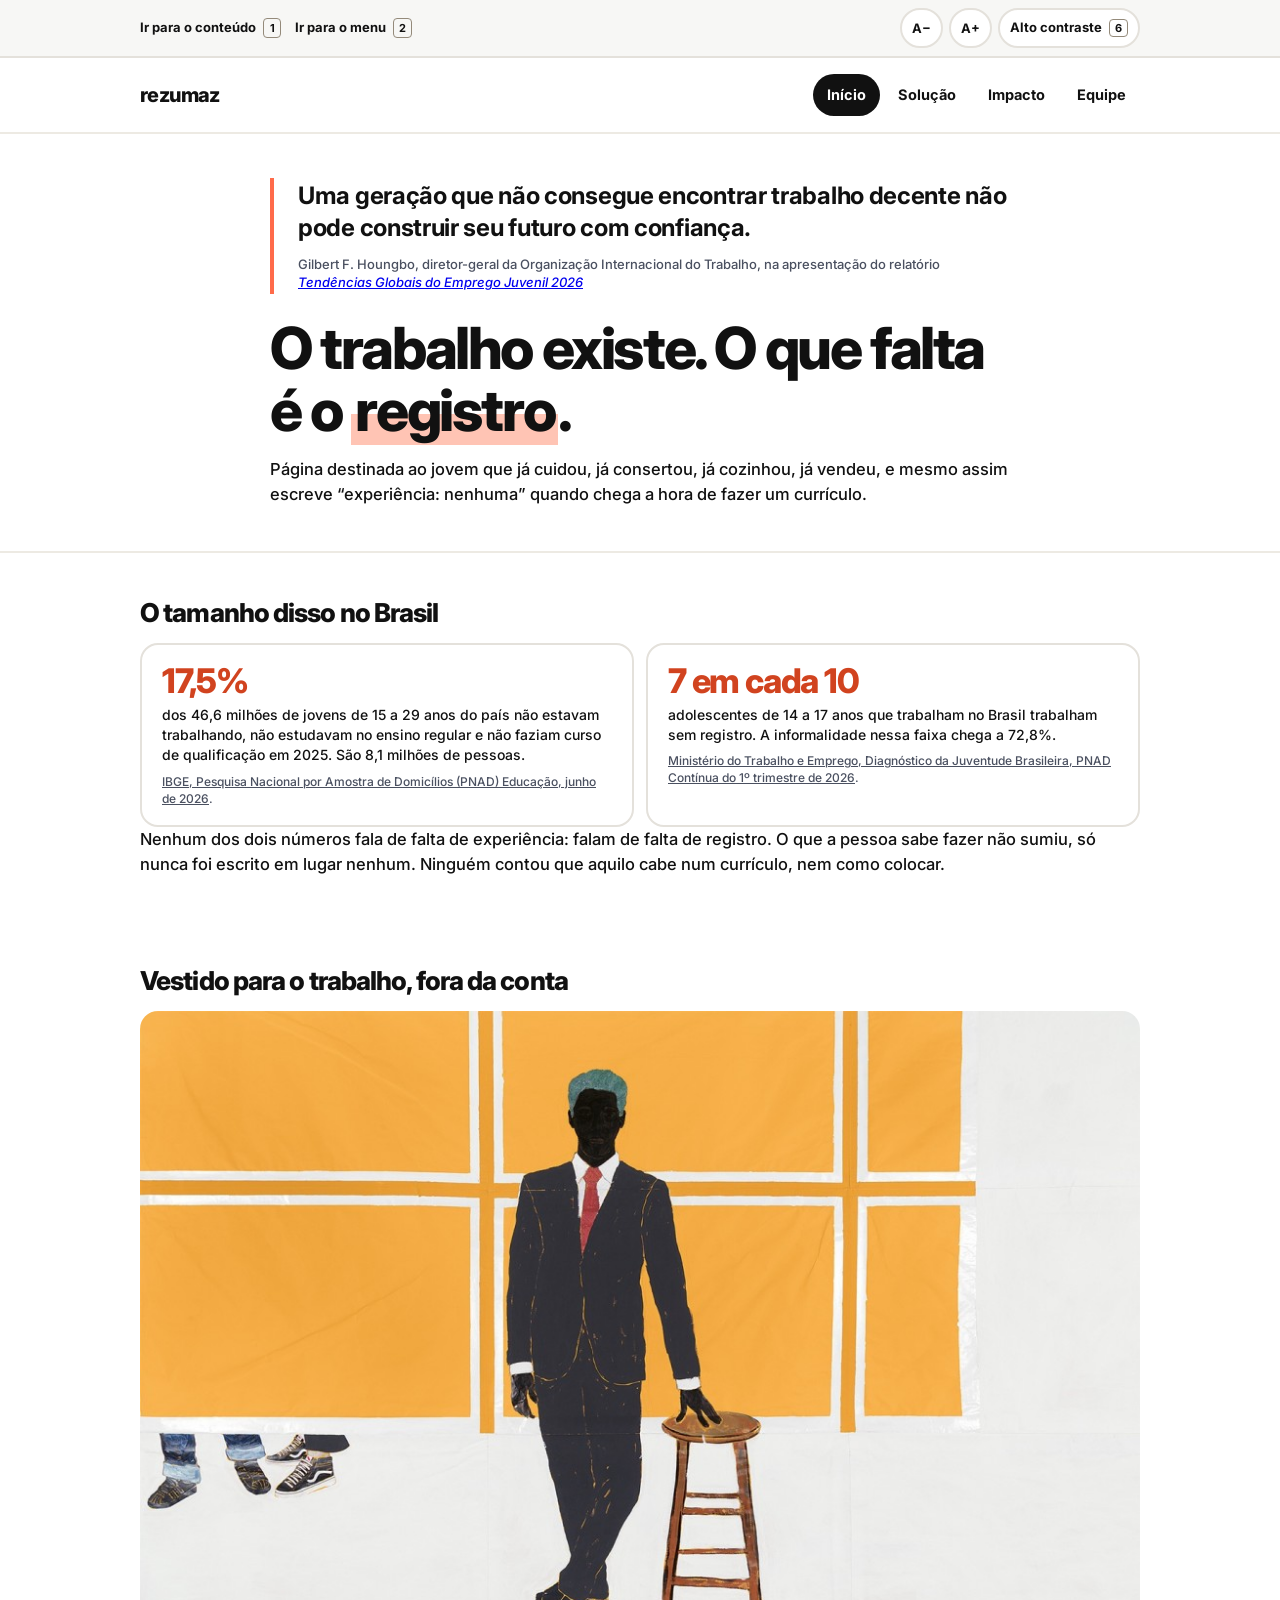
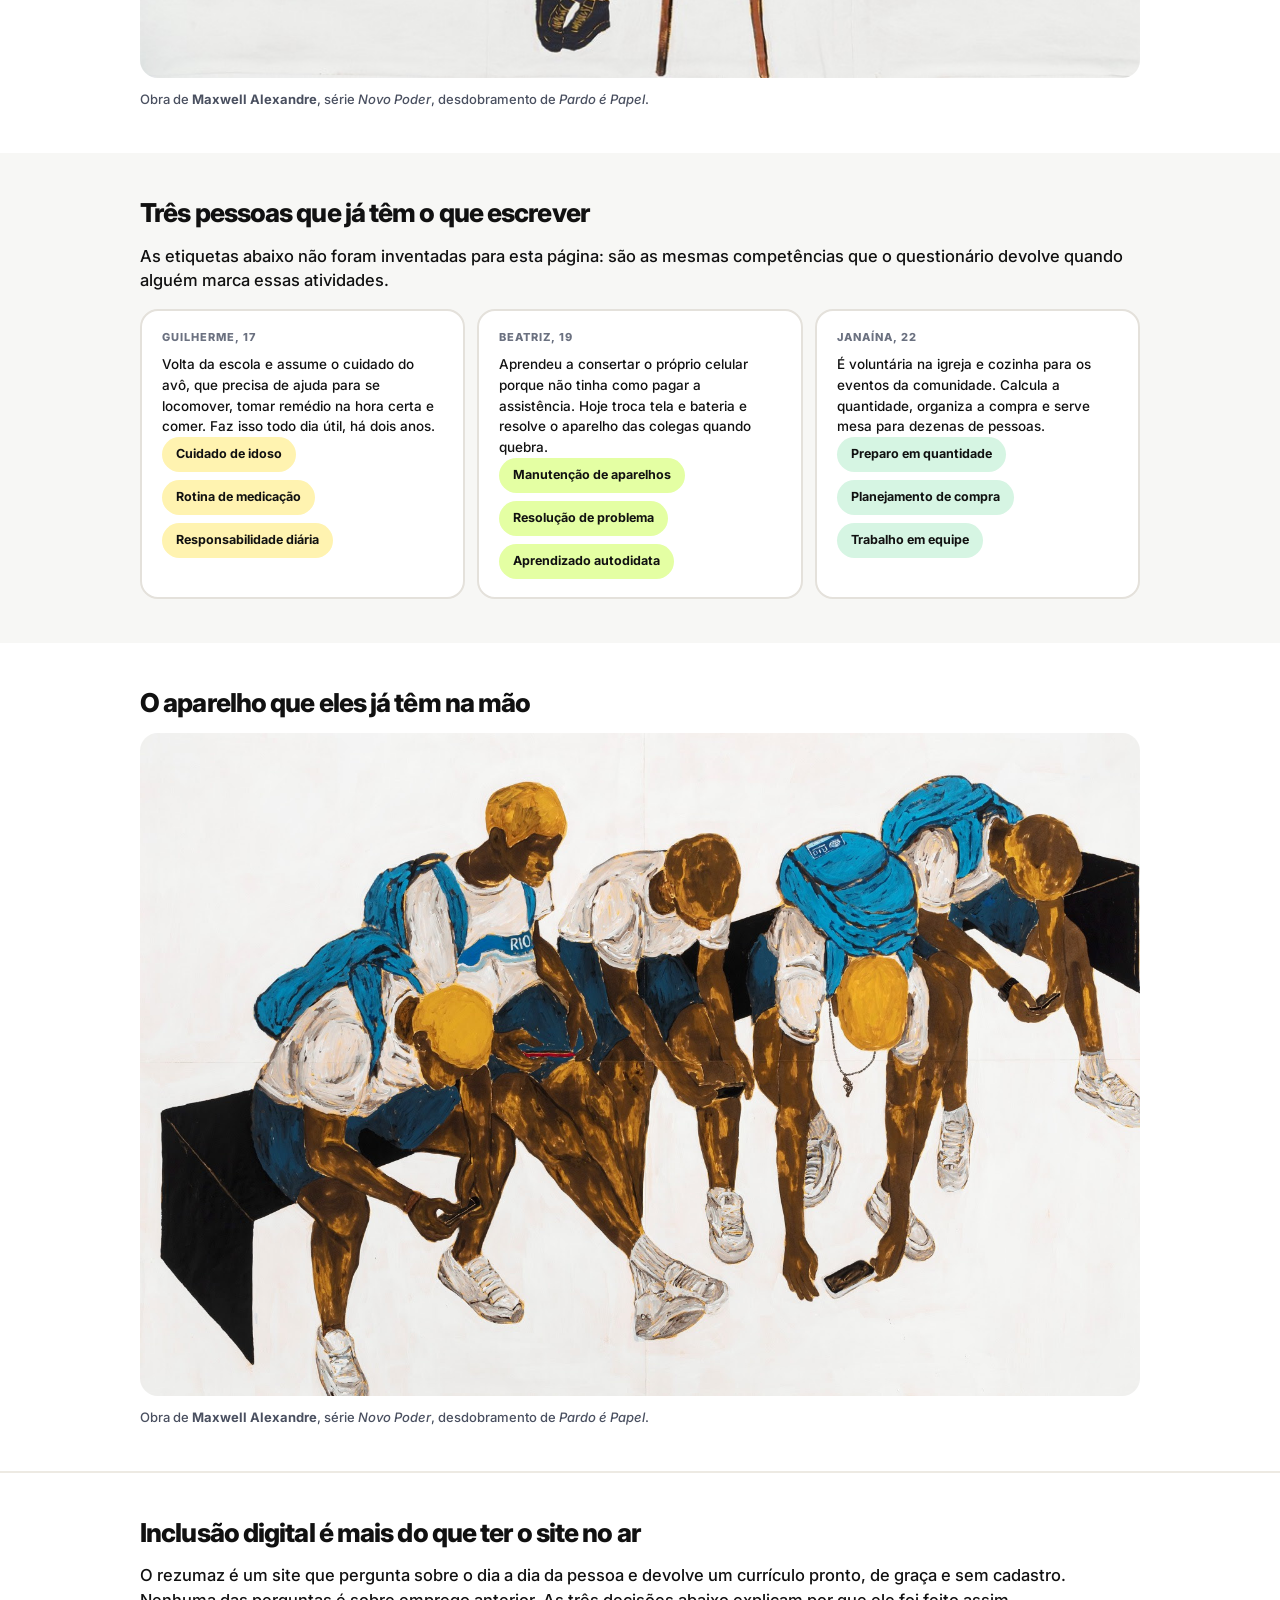
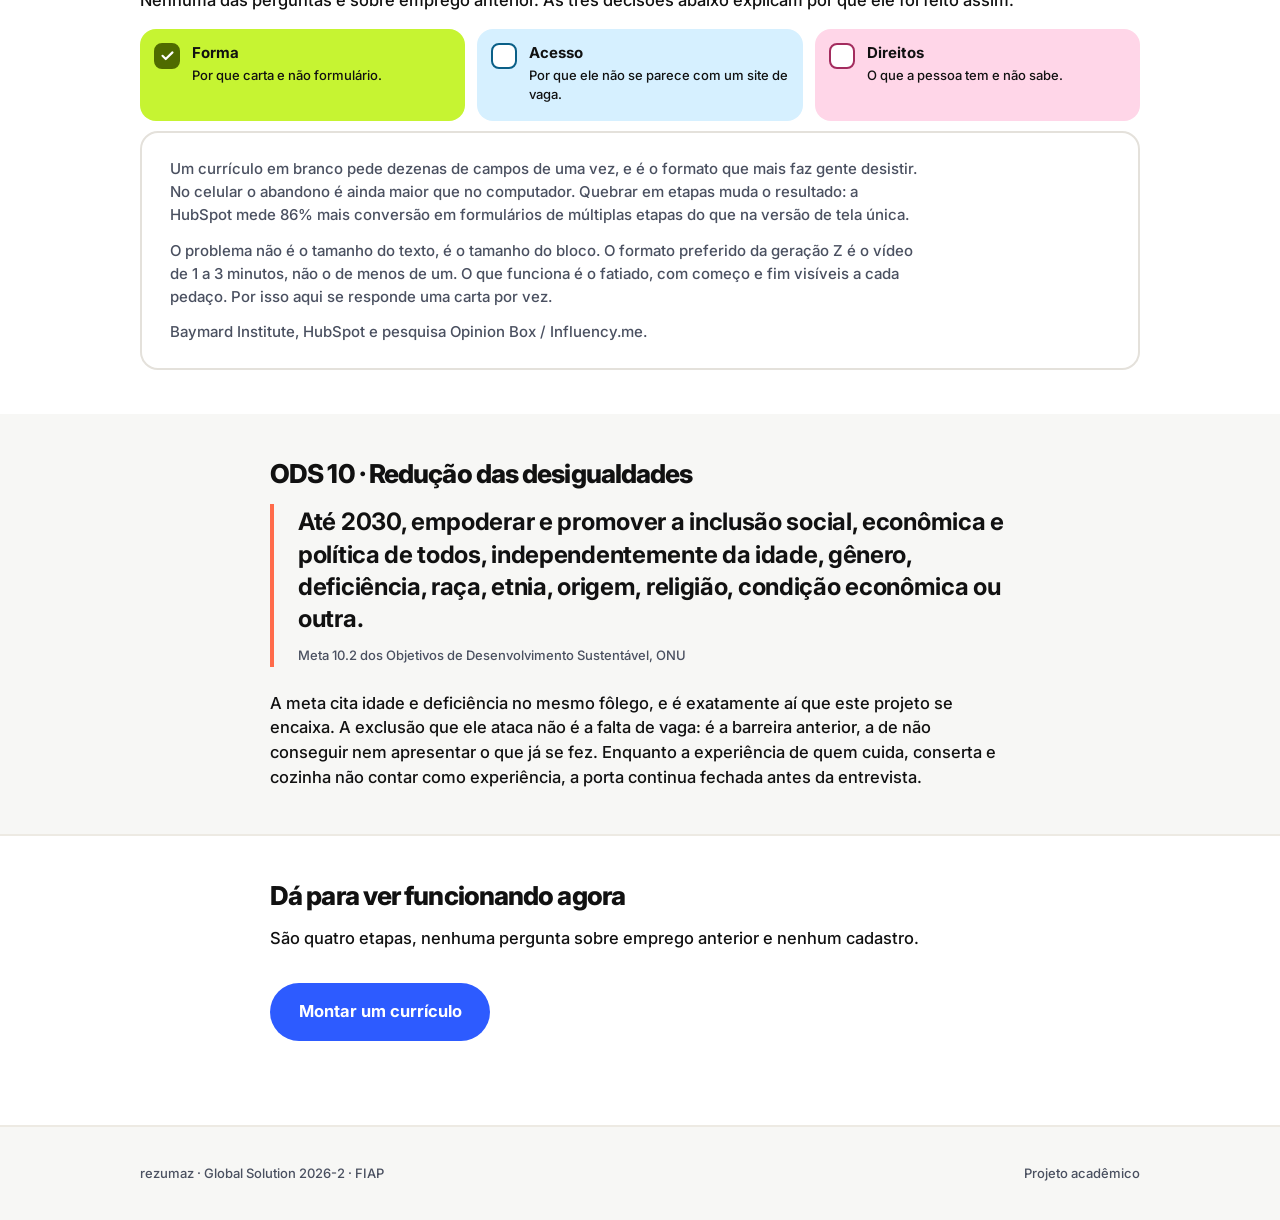
<file: index.html>
<!DOCTYPE html>
<html lang="pt-BR">
<head>
  <meta charset="UTF-8">
  <meta name="viewport" content="width=device-width, initial-scale=1.0">
  <meta name="description" content="rezumaz: projeto da Global Solution 2026-2 sobre o primeiro emprego de quem nunca teve carteira assinada.">
  <title>rezumaz · o problema do primeiro emprego</title>
  <link rel="preconnect" href="https://fonts.googleapis.com">
  <link rel="preconnect" href="https://fonts.gstatic.com" crossorigin>
  <link rel="stylesheet" href="https://fonts.googleapis.com/css2?family=Inter:wght@500;700;800&display=swap">
  <link rel="stylesheet" href="css/estilos.css">
</head>
<body>
  <div class="barra-acesso">
    <div class="conteudo barra-acesso__linha">
      <nav class="barra-acesso__atalhos" aria-label="Atalhos de acessibilidade">
        <a class="barra-acesso__link" href="#conteudo" accesskey="1">
          Ir para o conteúdo <span class="barra-acesso__tecla" aria-hidden="true">1</span>
        </a>
        <a class="barra-acesso__link" href="#menu" accesskey="2">
          Ir para o menu <span class="barra-acesso__tecla" aria-hidden="true">2</span>
        </a>
      </nav>

      <div class="controles-acesso">
        <button class="controles-acesso__botao" type="button" id="fonte-menor"
                aria-label="Diminuir o tamanho da letra">A&minus;</button>
        <button class="controles-acesso__botao" type="button" id="fonte-maior"
                aria-label="Aumentar o tamanho da letra">A+</button>
        <button class="controles-acesso__botao" type="button" id="alto-contraste"
                accesskey="6" aria-pressed="false">
          Alto contraste <span class="barra-acesso__tecla" aria-hidden="true">6</span>
        </button>
      </div>
    </div>
  </div>


  <header class="cabecalho">
    <div class="conteudo cabecalho__linha">
      <a class="marca" href="index.html">rezumaz</a>
      <nav class="menu" id="menu" aria-label="Menu principal">
        <ul class="menu__lista">
          <li><a class="menu__link menu__link--ativo" href="index.html" aria-current="page">Início</a></li>
          <li><a class="menu__link" href="solucao.html">Solução</a></li>
          <li><a class="menu__link" href="impacto.html">Impacto</a></li>
          <li><a class="menu__link" href="equipe.html">Equipe</a></li>
        </ul>
      </nav>
    </div>
  </header>

  <main id="conteudo">

    <!-- ===== ABERTURA ===== -->
    <section class="faixa" aria-labelledby="titulo-pagina">
      <div class="conteudo conteudo--estreito">
        <blockquote class="citacao">
          <p class="citacao__texto">
            Uma geração que não consegue encontrar trabalho decente não pode
            construir seu futuro com confiança.
          </p>
          <p class="citacao__autor">
            Gilbert F. Houngbo, diretor-geral da Organização Internacional do
            Trabalho, na apresentação do relatório
            <a href="https://brasil.un.org/pt-br/320872-oit-alerta-para-avan%C3%A7o-do-desemprego-juvenil-e-maior-dificuldade-de-acesso-ao-trabalho"
               target="_blank" rel="noopener"><cite>Tendências Globais do Emprego Juvenil 2026</cite></a>
          </p>
        </blockquote>

        <h1 class="titulo-um" id="titulo-pagina">
          O trabalho existe. O que falta é o <span class="marca-texto">registro</span>.
        </h1>

        <p class="paragrafo">
          Página destinada ao jovem que já cuidou, já
          consertou, já cozinhou, já vendeu, e mesmo assim escreve
          &ldquo;experiência: nenhuma&rdquo; quando chega a hora de fazer um
          currículo.
        </p>
      </div>
    </section>

    <!-- ===== OS DOIS DADOS ===== -->
    <section class="faixa faixa--linha" aria-labelledby="titulo-dados">
      <div class="conteudo">
        <h2 class="titulo-dois" id="titulo-dados">O tamanho disso no Brasil</h2>

        <div class="grade grade--dois">
          <div class="bloco bloco--contorno">
            <p class="dado__numero">17,5%</p>
            <p class="dado__texto">
              dos 46,6 milhões de jovens de 15 a 29 anos do país não estavam
              trabalhando, não estudavam no ensino regular e não faziam curso de
              qualificação em 2025. São 8,1 milhões de pessoas.
            </p>
            <p class="dado__fonte">
              <a href="https://agenciadenoticias.ibge.gov.br/agencia-noticias/2012-agencia-de-noticias/noticias/47222-cai-a-proporcao-de-jovens-que-nao-trabalham-nao-estudam-e-nem-se-qualificam"
                 target="_blank" rel="noopener">IBGE, Pesquisa Nacional por Amostra
                de Domicílios (PNAD) Educação, junho de 2026</a>.
            </p>
          </div>

          <div class="bloco bloco--contorno">
            <p class="dado__numero">7 em cada 10</p>
            <p class="dado__texto">
              adolescentes de 14 a 17 anos que trabalham no Brasil trabalham sem
              registro. A informalidade nessa faixa chega a 72,8%.
            </p>
            <p class="dado__fonte">
              <a href="https://www.gov.br/trabalho-e-emprego/pt-br/noticias-e-conteudo/2026/junho/dadosmtetrabalhojovem20261.pdf"
                 target="_blank" rel="noopener">Ministério do Trabalho e Emprego,
                Diagnóstico da Juventude Brasileira, PNAD Contínua do 1º trimestre
                de 2026</a>.
            </p>
          </div>
        </div>

        <p class="paragrafo">
         Nenhum dos dois números fala de falta de experiência: falam de falta de registro. 
         O que a pessoa sabe fazer não sumiu, só nunca foi escrito em lugar nenhum. 
         Ninguém contou que aquilo cabe num currículo, nem como colocar.
        </p>
      </div>
    </section>

    <!-- ===== OBRA 1 ===== -->
    <section class="faixa" aria-labelledby="titulo-obra-um">
      <div class="conteudo">
        <h2 class="titulo-dois" id="titulo-obra-um">Vestido para o trabalho, fora da conta</h2>
        <figure class="obra">
          <img class="obra__imagem" src="img/guard-and-stool.jpeg" width="1024" height="683"
               alt="Pintura de um homem negro de terno escuro, camisa branca e gravata vermelha, de pé com uma das mãos apoiada num banco de madeira alto e vazio. Ao fundo, painéis alaranjados divididos por faixas brancas. No canto inferior esquerdo aparecem apenas os pés de outras pessoas, de tênis, passando pela sala.">
          <figcaption class="obra__credito">
            Obra de <strong>Maxwell Alexandre</strong>, série <cite>Novo Poder</cite>,
            desdobramento de <cite>Pardo é Papel</cite>.
          </figcaption>
        </figure>
      </div>
    </section>

    <!-- ===== AS TRÊS PESSOAS ===== -->
    <section class="faixa faixa--suave" aria-labelledby="titulo-pessoas">
      <div class="conteudo">
        <h2 class="titulo-dois" id="titulo-pessoas">
          Três pessoas que já têm o que escrever
        </h2>
        <p class="paragrafo">
          As etiquetas abaixo não foram inventadas para esta página: são as
          mesmas competências que o questionário devolve quando alguém marca
          essas atividades.
        </p>

        <div class="grade grade--tres">
          <article class="bloco bloco--contorno">
            <p class="rotulo">Guilherme, 17</p>
            <p class="folha__texto">
              Volta da escola e assume o cuidado do avô, que precisa de ajuda
              para se locomover, tomar remédio na hora certa e comer. Faz isso
              todo dia útil, há dois anos.
            </p>
            <ul class="lista-pilulas">
              <li><span class="pilula area-cuidado tom-claro">Cuidado de idoso</span></li>
              <li><span class="pilula area-cuidado tom-claro">Rotina de medicação</span></li>
              <li><span class="pilula area-cuidado tom-claro">Responsabilidade diária</span></li>
            </ul>
          </article>

          <article class="bloco bloco--contorno">
            <p class="rotulo">Beatriz, 19</p>
            <p class="folha__texto">
              Aprendeu a consertar o próprio celular porque não tinha como pagar
              a assistência. Hoje troca tela e bateria e resolve o aparelho das
              colegas quando quebra.
            </p>
            <ul class="lista-pilulas">
              <li><span class="pilula area-tecnologia tom-claro">Manutenção de aparelhos</span></li>
              <li><span class="pilula area-tecnologia tom-claro">Resolução de problema</span></li>
              <li><span class="pilula area-tecnologia tom-claro">Aprendizado autodidata</span></li>
            </ul>
          </article>

          <article class="bloco bloco--contorno">
            <p class="rotulo">Janaína, 22</p>
            <p class="folha__texto">
              É voluntária na igreja e cozinha para os eventos da comunidade.
              Calcula a quantidade, organiza a compra e serve mesa para
              dezenas de pessoas.
            </p>
            <ul class="lista-pilulas">
              <li><span class="pilula area-cozinha tom-claro">Preparo em quantidade</span></li>
              <li><span class="pilula area-cozinha tom-claro">Planejamento de compra</span></li>
              <li><span class="pilula area-cozinha tom-claro">Trabalho em equipe</span></li>
            </ul>
          </article>
        </div>
      </div>
    </section>

    <!-- ===== OBRA 2 ===== -->
    <section class="faixa" aria-labelledby="titulo-obra-dois">
      <div class="conteudo">
        <h2 class="titulo-dois" id="titulo-obra-dois">O aparelho que eles já têm na mão</h2>
        <figure class="obra">
          <img class="obra__imagem" src="img/Maxwell-Alexandre.jpg" width="1600" height="1067"
               alt="Pintura de um grupo de jovens negros de camiseta branca, bermuda azul e mochila, todos debruçados sobre celulares. Alguns estão sentados em blocos pretos, outros de pé e curvados. O fundo é claro e sem cenário.">
          <figcaption class="obra__credito">
            Obra de <strong>Maxwell Alexandre</strong>, série <cite>Novo Poder</cite>,
            desdobramento de <cite>Pardo é Papel</cite>.
          </figcaption>
        </figure>
      </div>
    </section>

    <!-- ===== A PROPOSTA, EM TRÊS CAMADAS =====
         As tres cartas abrem e fecham. Elas nascem abertas no HTML de
         proposito: sem o js/inicio.js a pagina continua inteira e legivel,
         e e o script que fecha tudo quando carrega. -->
    <section class="faixa faixa--linha" aria-labelledby="titulo-proposta">
      <div class="conteudo">
        <h2 class="titulo-dois" id="titulo-proposta">
          Inclusão digital é mais do que ter o site no ar
        </h2>

        <p class="paragrafo">
          O rezumaz é um site que pergunta sobre o dia a dia da pessoa e
          devolve um currículo pronto, de graça e sem cadastro. Nenhuma das
          perguntas é sobre emprego anterior. As três decisões abaixo explicam
          por que ele foi feito assim.
        </p>

        <!-- As tres cartas escolhem qual texto aparece no painel logo
             abaixo. Nascem todas abertas: sem o js/inicio.js os tres
             textos ficam visiveis e a pagina continua inteira. -->
        <div class="grade grade--tres">

          <article class="carta-texto cor-1">
            <h3 class="carta-texto__titulo">
              <button class="carta-texto__botao" type="button" id="botao-forma"
                      aria-expanded="true" aria-controls="texto-forma">
                <span class="carta-texto__quadrado">
                  <svg class="carta-texto__tique" viewBox="0 0 24 24" fill="none" stroke="#FFFFFF"
                       stroke-width="3.4" stroke-linecap="round" stroke-linejoin="round"
                       aria-hidden="true" focusable="false"><path d="M4 12.5l5.2 5.2L20 7"></path></svg>
                </span>
                <span class="carta-texto__texto">
                  Forma
                  <span class="carta-texto__dica">Por que carta e não formulário.</span>
                </span>
              </button>
            </h3>
          </article>

          <article class="carta-texto cor-5">
            <h3 class="carta-texto__titulo">
              <button class="carta-texto__botao" type="button" id="botao-acesso"
                      aria-expanded="true" aria-controls="texto-acesso">
                <span class="carta-texto__quadrado">
                  <svg class="carta-texto__tique" viewBox="0 0 24 24" fill="none" stroke="#FFFFFF"
                       stroke-width="3.4" stroke-linecap="round" stroke-linejoin="round"
                       aria-hidden="true" focusable="false"><path d="M4 12.5l5.2 5.2L20 7"></path></svg>
                </span>
                <span class="carta-texto__texto">
                  Acesso
                  <span class="carta-texto__dica">Por que ele não se parece com um site de vaga.</span>
                </span>
              </button>
            </h3>
          </article>

          <article class="carta-texto cor-3">
            <h3 class="carta-texto__titulo">
              <button class="carta-texto__botao" type="button" id="botao-direitos"
                      aria-expanded="true" aria-controls="texto-direitos">
                <span class="carta-texto__quadrado">
                  <svg class="carta-texto__tique" viewBox="0 0 24 24" fill="none" stroke="#FFFFFF"
                       stroke-width="3.4" stroke-linecap="round" stroke-linejoin="round"
                       aria-hidden="true" focusable="false"><path d="M4 12.5l5.2 5.2L20 7"></path></svg>
                </span>
                <span class="carta-texto__texto">
                  Direitos
                  <span class="carta-texto__dica">O que a pessoa tem e não sabe.</span>
                </span>
              </button>
            </h3>
          </article>

        </div>

        <div class="painel-proposta">
            <div class="painel-proposta__texto" id="texto-forma">
              <p>
                Um currículo em branco pede dezenas de campos de uma vez, e é o
                formato que mais faz gente desistir. No celular o abandono é
                ainda maior que no computador. Quebrar em etapas muda o
                resultado: a HubSpot mede 86% mais conversão em formulários de
                múltiplas etapas do que na versão de tela única.
              </p>
              <p>
                O problema não é o tamanho do texto, é o tamanho do bloco. O
                formato preferido da geração Z é o vídeo de 1 a 3 minutos, não o
                de menos de um. O que funciona é o fatiado, com começo e fim
                visíveis a cada pedaço. Por isso aqui se responde uma carta por
                vez.
              </p>
              <p class="dado__fonte">
                Baymard Institute, HubSpot e pesquisa Opinion Box / Influency.me.
              </p>
            </div>
            <div class="painel-proposta__texto" id="texto-acesso">
              <p>
                Representatividade é poder se enxergar no lugar. O jovem que
                nunca teve carteira assinada olha para o mundo das empresas e
                não encontra nada ali parecido com ele: nem a linguagem, nem as
                roupas, nem os exemplos. Quem não se vê num espaço dificilmente
                se candidata a ele.
              </p>
              <p>
                Por isso o visual se aproxima de quem vai usar e não do RH: as
                cores, o jeito de perguntar, o tamanho das telas.
              </p>
              <p>
                A linguagem leve também está nas linhas do código e tem
                propósito: melhoria progressiva. A página é construída para
                funcionar na base mais fraca possível, e quem tem o aparelho
                mais fraco é justamente quem menos pode ficar de fora.
              </p>
            </div>
            <div class="painel-proposta__texto" id="texto-direitos">
              <p>
                Direito que ninguém explicou não protege ninguém. Parte do que
                garante uma vaga a esse jovem está em lei e mesmo assim passa
                batido, justamente por quem mais precisaria usar. Então, toda
                vez que uma pergunta esbarra num desses direitos, a explicação
                vem junto: o que é, para quem vale, e o que muda ao marcar ou
                deixar em branco.
              </p>
              <p>
                Não é para empurrar ninguém a se declarar. Às vezes a melhor
                decisão é não declarar, e isso também precisa ser dito. A
                escolha só é escolha se a pessoa souber o que muda de um lado e
                do outro.
              </p>
            </div>
        </div>
        </div>
      </div>
    </section>

    <!-- ===== ODS ===== -->
    <section class="faixa faixa--suave" aria-labelledby="titulo-ods">
      <div class="conteudo conteudo--estreito">
        <h2 class="titulo-dois" id="titulo-ods">
          ODS 10 &middot; Redução das desigualdades
        </h2>

        <blockquote class="citacao">
          <p class="citacao__texto">
            Até 2030, empoderar e promover a inclusão social, econômica e
            política de todos, independentemente da idade, gênero, deficiência,
            raça, etnia, origem, religião, condição econômica ou outra.
          </p>
          <p class="citacao__autor">Meta 10.2 dos Objetivos de Desenvolvimento Sustentável, ONU</p>
        </blockquote>

        <p class="paragrafo">
          A meta cita idade e deficiência no mesmo fôlego, e é exatamente aí que
          este projeto se encaixa. A exclusão que ele ataca não é a falta de
          vaga: é a barreira anterior, a de não conseguir nem apresentar o que
          já se fez. Enquanto a experiência de quem cuida, conserta e cozinha
          não contar como experiência, a porta continua fechada antes da
          entrevista.
        </p>
      </div>
    </section>

    <!-- ===== CHAMADA ===== -->
    <section class="faixa faixa--linha" aria-labelledby="titulo-chamada-inicio">
      <div class="conteudo conteudo--estreito">
        <h2 class="titulo-dois" id="titulo-chamada-inicio">
          Dá para ver funcionando agora
        </h2>
        <p class="paragrafo">
          São quatro etapas, nenhuma pergunta sobre emprego anterior e nenhum
          cadastro.
        </p>
        <p class="chamada-marca">
          <a class="botao botao--principal" href="simulacao.html">Montar um currículo</a>
        </p>
      </div>
    </section>

  </main>

  <footer class="rodape">
    <div class="conteudo rodape__linha">
      <p>rezumaz · Global Solution 2026-2 · FIAP</p>
      <p>Projeto acadêmico</p>
    </div>
  </footer>

  <script src="js/visual.js"></script>
  <script src="js/inicio.js"></script>
</body>
</html>
</file>
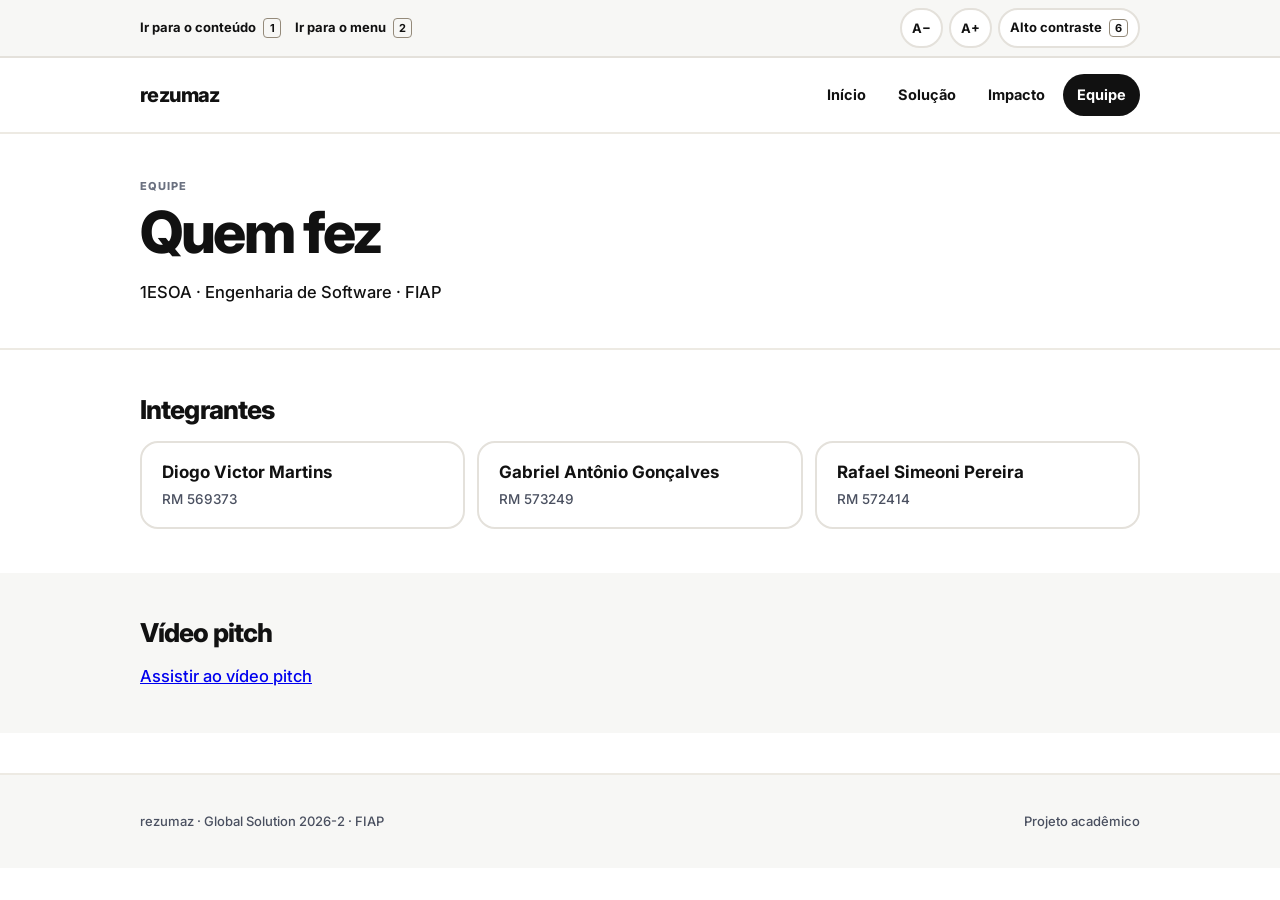
<file: equipe.html>
<!DOCTYPE html>
<html lang="pt-BR">
<head>
  <meta charset="UTF-8">
  <meta name="viewport" content="width=device-width, initial-scale=1.0">
  <meta name="description" content="Quem fez o rezumaz: integrantes, RM e divisão de tarefas.">
  <title>Equipe · rezumaz</title>
  <link rel="preconnect" href="https://fonts.googleapis.com">
  <link rel="preconnect" href="https://fonts.gstatic.com" crossorigin>
  <link rel="stylesheet" href="https://fonts.googleapis.com/css2?family=Inter:wght@500;700;800&display=swap">
  <link rel="stylesheet" href="css/estilos.css">
</head>
<body>

  <!-- Barra de acessibilidade: primeiro elemento da página, antes do
       cabeçalho. Segue o padrão do e-MAG, com os atalhos de teclado
       1 para o conteúdo, 2 para o menu e 6 para o alto contraste. -->
  <div class="barra-acesso">
    <div class="conteudo barra-acesso__linha">
      <nav class="barra-acesso__atalhos" aria-label="Atalhos de acessibilidade">
        <a class="barra-acesso__link" href="#conteudo" accesskey="1">
          Ir para o conteúdo <span class="barra-acesso__tecla" aria-hidden="true">1</span>
        </a>
        <a class="barra-acesso__link" href="#menu" accesskey="2">
          Ir para o menu <span class="barra-acesso__tecla" aria-hidden="true">2</span>
        </a>
      </nav>

      <div class="controles-acesso">
        <button class="controles-acesso__botao" type="button" id="fonte-menor"
                aria-label="Diminuir o tamanho da letra">A&minus;</button>
        <button class="controles-acesso__botao" type="button" id="fonte-maior"
                aria-label="Aumentar o tamanho da letra">A+</button>
        <button class="controles-acesso__botao" type="button" id="alto-contraste"
                accesskey="6" aria-pressed="false">
          Alto contraste <span class="barra-acesso__tecla" aria-hidden="true">6</span>
        </button>
      </div>
    </div>
  </div>


  <header class="cabecalho">
    <div class="conteudo cabecalho__linha">
      <a class="marca" href="index.html">rezumaz</a>
      <nav class="menu" id="menu" aria-label="Menu principal">
        <ul class="menu__lista">
          <li><a class="menu__link" href="index.html">Início</a></li>
          <li><a class="menu__link" href="solucao.html">Solução</a></li>
          <li><a class="menu__link" href="impacto.html">Impacto</a></li>
          <li><a class="menu__link menu__link--ativo" href="equipe.html" aria-current="page">Equipe</a></li>
        </ul>
      </nav>
    </div>
  </header>

  <main id="conteudo">

    <section class="faixa" aria-labelledby="titulo-pagina">
      <div class="conteudo">
        <p class="rotulo">Equipe</p>
        <h1 class="titulo-um" id="titulo-pagina">Quem fez</h1>
        <p class="paragrafo">1ESOA · Engenharia de Software · FIAP</p>
      </div>
    </section>

    <!-- ===== INTEGRANTES ===== -->
    <section class="faixa faixa--linha" aria-labelledby="titulo-integrantes">
      <div class="conteudo">
        <h2 class="titulo-dois" id="titulo-integrantes">Integrantes</h2>

        <ul class="grade grade--tres" id="lista-integrantes">
          <li class="bloco bloco--contorno">
            <p class="titulo-tres">Diogo Victor Martins</p>
            <p class="apoio">RM 569373</p>
          </li>
          <li class="bloco bloco--contorno">
            <p class="titulo-tres">Gabriel Antônio Gonçalves</p>
            <p class="apoio">RM 573249</p>
          </li>
          <li class="bloco bloco--contorno">
            <p class="titulo-tres">Rafael Simeoni Pereira</p>
            <p class="apoio">RM 572414</p>
          </li>
        </ul>
      </div>
    </section>

    <!-- ===== PITCH ===== -->
    <section class="faixa faixa--suave" aria-labelledby="titulo-pitch">
      <div class="conteudo">
        <h2 class="titulo-dois" id="titulo-pitch">Vídeo pitch</h2>
        <p class="paragrafo">
          <a href="https://youtu.be/aiN0_gpT_-M" id="link-pitch">Assistir ao vídeo pitch</a>
        </p>
      </div>
    </section>

  </main>

  <footer class="rodape">
    <div class="conteudo rodape__linha">
      <p>rezumaz · Global Solution 2026-2 · FIAP</p>
      <p>Projeto acadêmico</p>
    </div>
  </footer>

  <script src="js/visual.js"></script>
</body>
</html>
</file>
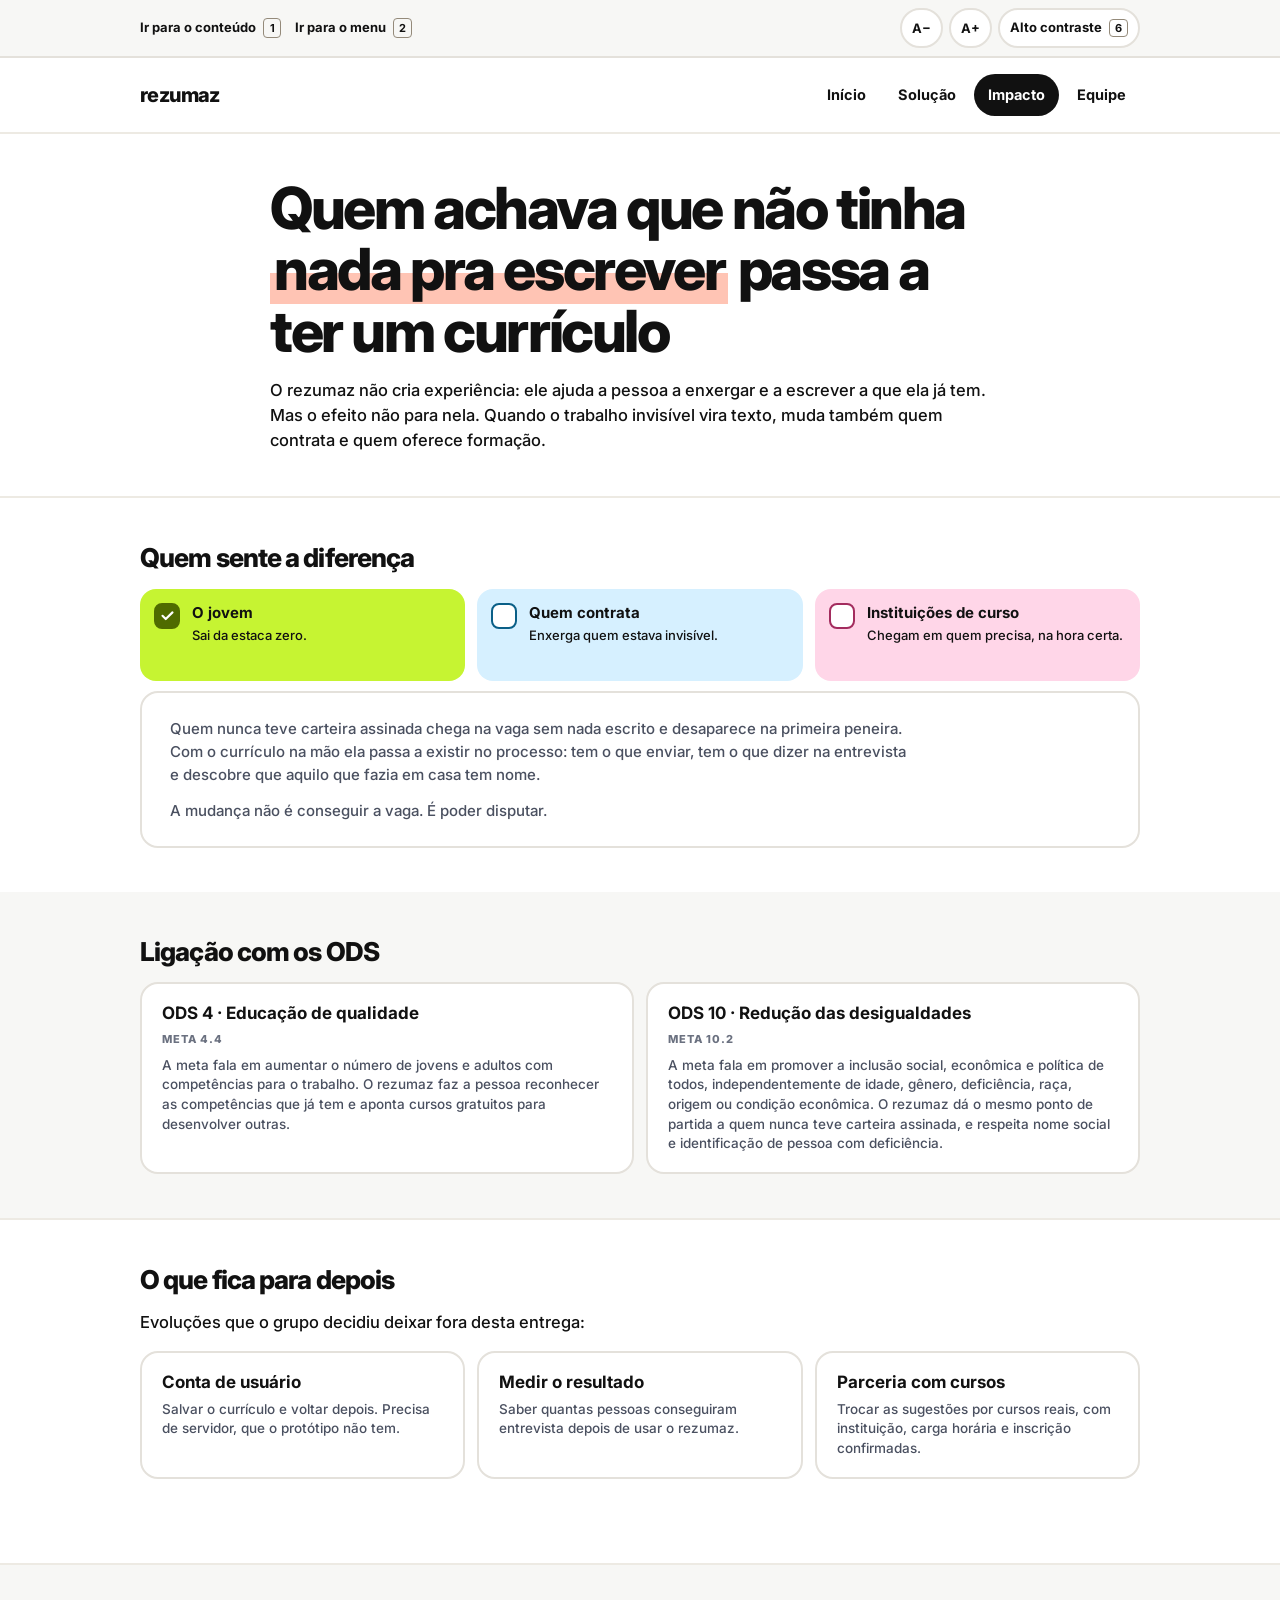
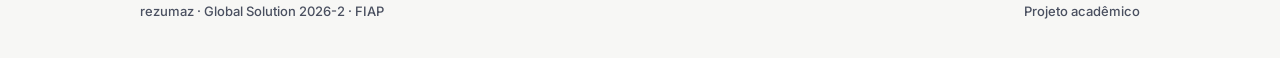
<file: impacto.html>
<!DOCTYPE html>
<html lang="pt-BR">
<head>
  <meta charset="UTF-8">
  <meta name="viewport" content="width=device-width, initial-scale=1.0">
  <meta name="description" content="Impacto do rezumaz e ligação com os Objetivos de Desenvolvimento Sustentável.">
  <title>Impacto · rezumaz</title>
  <link rel="preconnect" href="https://fonts.googleapis.com">
  <link rel="preconnect" href="https://fonts.gstatic.com" crossorigin>
  <link rel="stylesheet" href="https://fonts.googleapis.com/css2?family=Inter:wght@500;700;800&display=swap">
  <link rel="stylesheet" href="css/estilos.css">
</head>
<body>
  <div class="barra-acesso">
    <div class="conteudo barra-acesso__linha">
      <nav class="barra-acesso__atalhos" aria-label="Atalhos de acessibilidade">
        <a class="barra-acesso__link" href="#conteudo" accesskey="1">
          Ir para o conteúdo <span class="barra-acesso__tecla" aria-hidden="true">1</span>
        </a>
        <a class="barra-acesso__link" href="#menu" accesskey="2">
          Ir para o menu <span class="barra-acesso__tecla" aria-hidden="true">2</span>
        </a>
      </nav>

      <div class="controles-acesso">
        <button class="controles-acesso__botao" type="button" id="fonte-menor"
                aria-label="Diminuir o tamanho da letra">A&minus;</button>
        <button class="controles-acesso__botao" type="button" id="fonte-maior"
                aria-label="Aumentar o tamanho da letra">A+</button>
        <button class="controles-acesso__botao" type="button" id="alto-contraste"
                accesskey="6" aria-pressed="false">
          Alto contraste <span class="barra-acesso__tecla" aria-hidden="true">6</span>
        </button>
      </div>
    </div>
  </div>


  <header class="cabecalho">
    <div class="conteudo cabecalho__linha">
      <a class="marca" href="index.html">rezumaz</a>
      <nav class="menu" id="menu" aria-label="Menu principal">
        <ul class="menu__lista">
          <li><a class="menu__link" href="index.html">Início</a></li>
          <li><a class="menu__link" href="solucao.html">Solução</a></li>
          <li><a class="menu__link menu__link--ativo" href="impacto.html" aria-current="page">Impacto</a></li>
          <li><a class="menu__link" href="equipe.html">Equipe</a></li>
        </ul>
      </nav>
    </div>
  </header>

  <main id="conteudo">

    <!-- ===== ABERTURA ===== -->
    <section class="faixa" aria-labelledby="titulo-impacto">
      <div class="conteudo conteudo--estreito">
        <h1 class="titulo-um" id="titulo-impacto">
          Quem achava que não tinha <span class="marca-texto">nada pra escrever</span> passa a ter um currículo
        </h1>
        <p class="paragrafo">
          O rezumaz não cria experiência: ele ajuda a pessoa a enxergar e a
          escrever a que ela já tem. Mas o efeito não para nela. Quando o
          trabalho invisível vira texto, muda também quem contrata e quem
          oferece formação.
        </p>
      </div>
    </section>

    <!-- ===== QUEM SENTE A DIFERENÇA =====
         Mesma carta da home: escolhe qual texto o painel de baixo mostra. -->
    <section class="faixa faixa--linha" aria-labelledby="titulo-quem">
      <div class="conteudo">
        <h2 class="titulo-dois" id="titulo-quem">Quem sente a diferença</h2>

        <div class="grade grade--tres">

          <article class="carta-texto cor-1">
            <h3 class="carta-texto__titulo">
              <button class="carta-texto__botao" type="button" id="botao-jovem"
                      aria-expanded="true" aria-controls="texto-jovem">
                <span class="carta-texto__quadrado">
                  <svg class="carta-texto__tique" viewBox="0 0 24 24" fill="none" stroke="#FFFFFF"
                       stroke-width="3.4" stroke-linecap="round" stroke-linejoin="round"
                       aria-hidden="true" focusable="false"><path d="M4 12.5l5.2 5.2L20 7"></path></svg>
                </span>
                <span class="carta-texto__texto">
                  O jovem
                  <span class="carta-texto__dica">Sai da estaca zero.</span>
                </span>
              </button>
            </h3>
          </article>

          <article class="carta-texto cor-5">
            <h3 class="carta-texto__titulo">
              <button class="carta-texto__botao" type="button" id="botao-empresa"
                      aria-expanded="true" aria-controls="texto-empresa">
                <span class="carta-texto__quadrado">
                  <svg class="carta-texto__tique" viewBox="0 0 24 24" fill="none" stroke="#FFFFFF"
                       stroke-width="3.4" stroke-linecap="round" stroke-linejoin="round"
                       aria-hidden="true" focusable="false"><path d="M4 12.5l5.2 5.2L20 7"></path></svg>
                </span>
                <span class="carta-texto__texto">
                  Quem contrata
                  <span class="carta-texto__dica">Enxerga quem estava invisível.</span>
                </span>
              </button>
            </h3>
          </article>

          <article class="carta-texto cor-3">
            <h3 class="carta-texto__titulo">
              <button class="carta-texto__botao" type="button" id="botao-curso"
                      aria-expanded="true" aria-controls="texto-curso">
                <span class="carta-texto__quadrado">
                  <svg class="carta-texto__tique" viewBox="0 0 24 24" fill="none" stroke="#FFFFFF"
                       stroke-width="3.4" stroke-linecap="round" stroke-linejoin="round"
                       aria-hidden="true" focusable="false"><path d="M4 12.5l5.2 5.2L20 7"></path></svg>
                </span>
                <span class="carta-texto__texto">
                  Instituições de curso
                  <span class="carta-texto__dica">Chegam em quem precisa, na hora certa.</span>
                </span>
              </button>
            </h3>
          </article>

        </div>

        <div class="painel-proposta">
          <div class="painel-proposta__texto" id="texto-jovem">
            <p>
              Quem nunca teve carteira assinada chega na vaga sem nada escrito e
              desaparece na primeira peneira. Com o currículo na mão ela passa a
              existir no processo: tem o que enviar, tem o que dizer na
              entrevista e descobre que aquilo que fazia em casa tem nome.
            </p>
            <p>
              A mudança não é conseguir a vaga. É poder disputar.
            </p>
          </div>

          <div class="painel-proposta__texto" id="texto-empresa">
            <p>
              Exigir experiência prévia é o filtro mais barato de aplicar e o
              mais caro de errar: ele descarta junto quem nunca teve chance e
              quem já sabe fazer. Um currículo que descreve cuidado, organização,
              atendimento e rotina dá ao contratante um critério melhor do que
              tempo de carteira.
            </p>
            <p>
              Isso pesa principalmente nas vagas de aprendiz e de primeiro
              emprego, onde, por definição, ninguém tem experiência formal.
              Hoje essas vagas são preenchidas quase no escuro.
            </p>
          </div>

          <div class="painel-proposta__texto" id="texto-curso">
            <p>
              O curso gratuito existe e a pessoa não sabe que existe. Aqui a
              sugestão aparece no momento exato em que a lacuna aparece na tela:
              a pessoa escolheu uma área, o currículo mostrou que tem pouca
              coisa dela, e o curso entra como o próximo passo óbvio.
            </p>
            <p>
              Para a instituição parceira, é alcance de quem realmente vai usar,
              sem anúncio e sem disputa de atenção.
            </p>
          </div>
        </div>
      </div>
    </section>

    <!-- ===== ODS ===== -->
    <section class="faixa faixa--suave" aria-labelledby="titulo-ods">
      <div class="conteudo">
        <h2 class="titulo-dois" id="titulo-ods">Ligação com os ODS</h2>

        <div class="grade grade--dois">
          <div class="bloco bloco--contorno">
            <h3 class="titulo-tres">ODS 4 &middot; Educação de qualidade</h3>
            <p class="rotulo">Meta 4.4</p>
            <p class="apoio">
              A meta fala em aumentar o número de jovens e adultos com
              competências para o trabalho. O rezumaz faz a pessoa reconhecer as
              competências que já tem e aponta cursos gratuitos para desenvolver
              outras.
            </p>
          </div>
          <div class="bloco bloco--contorno">
            <h3 class="titulo-tres">ODS 10 &middot; Redução das desigualdades</h3>
            <p class="rotulo">Meta 10.2</p>
            <p class="apoio">
              A meta fala em promover a inclusão social, econômica e política de
              todos, independentemente de idade, gênero, deficiência, raça,
              origem ou condição econômica. O rezumaz dá o mesmo ponto de
              partida a quem nunca teve carteira assinada, e respeita nome
              social e identificação de pessoa com deficiência.
            </p>
          </div>
        </div>
      </div>
    </section>

    <!-- ===== PRÓXIMOS PASSOS ===== -->
    <section class="faixa faixa--linha" aria-labelledby="titulo-futuro">
      <div class="conteudo">
        <h2 class="titulo-dois" id="titulo-futuro">O que fica para depois</h2>
        <p class="paragrafo">
          Evoluções que o grupo decidiu deixar fora desta entrega:
        </p>

        <div class="grade grade--tres">
          <div class="bloco bloco--contorno">
            <h3 class="titulo-tres">Conta de usuário</h3>
            <p class="apoio">
              Salvar o currículo e voltar depois. Precisa de servidor, que o
              protótipo não tem.
            </p>
          </div>
          <div class="bloco bloco--contorno">
            <h3 class="titulo-tres">Medir o resultado</h3>
            <p class="apoio">
              Saber quantas pessoas conseguiram entrevista depois de usar o
              rezumaz.
            </p>
          </div>
          <div class="bloco bloco--contorno">
            <h3 class="titulo-tres">Parceria com cursos</h3>
            <p class="apoio">
              Trocar as sugestões por cursos reais, com instituição, carga
              horária e inscrição confirmadas.
            </p>
          </div>
        </div>
      </div>
    </section>

  </main>

  <footer class="rodape">
    <div class="conteudo rodape__linha">
      <p>rezumaz · Global Solution 2026-2 · FIAP</p>
      <p>Projeto acadêmico</p>
    </div>
  </footer>

  <script src="js/visual.js"></script>
  <script src="js/inicio.js"></script>
</body>
</html>
</file>
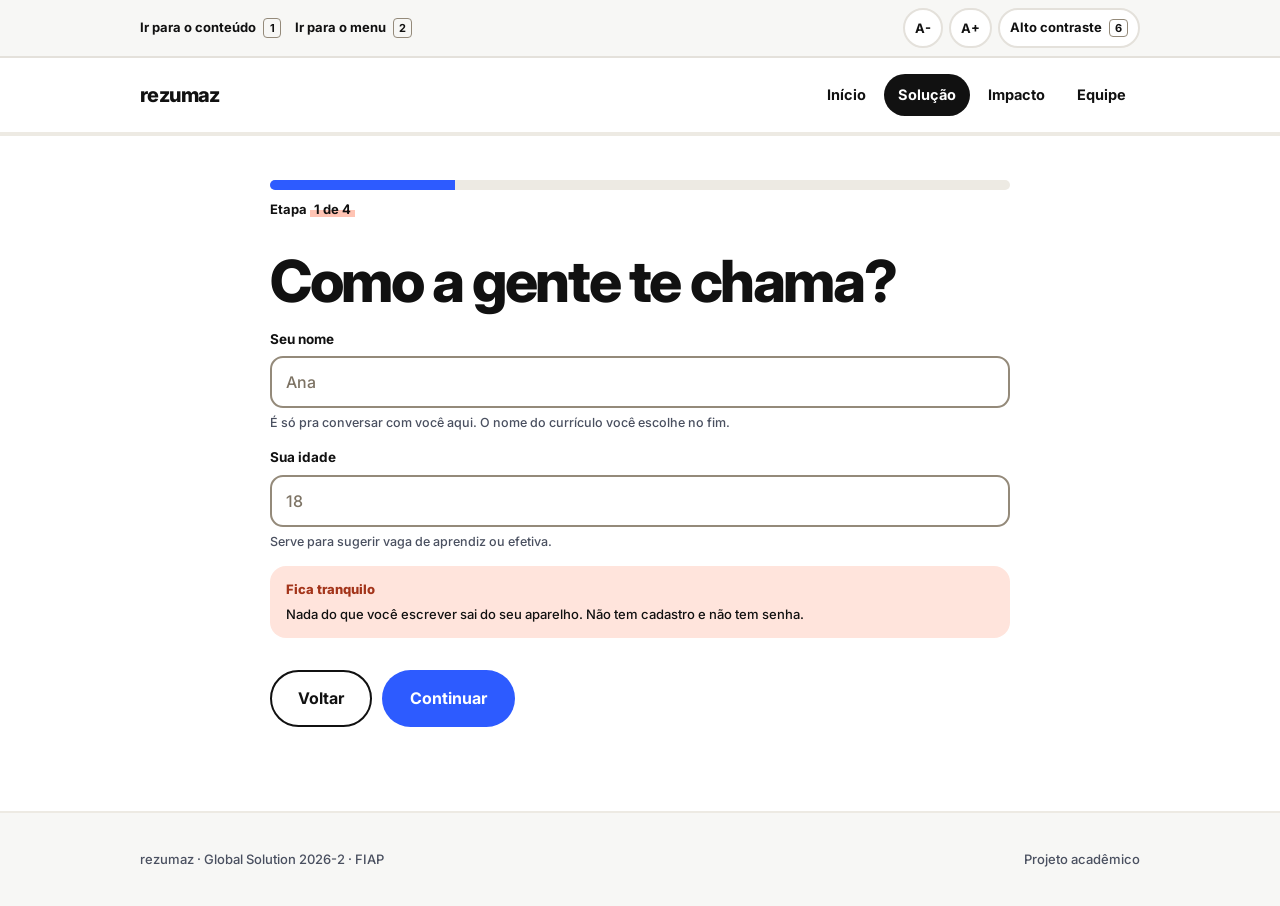
<file: simulacao.html>
<!DOCTYPE html>
<html lang="pt-BR">
<head>
  <meta charset="UTF-8">
  <meta name="viewport" content="width=device-width, initial-scale=1.0">
  <meta name="description" content="Responda sobre o seu dia a dia e receba um currículo pronto.">
  <title>Montar meu currículo · rezumaz</title>
  <link rel="preconnect" href="https://fonts.googleapis.com">
  <link rel="preconnect" href="https://fonts.gstatic.com" crossorigin>
  <link rel="stylesheet" href="https://fonts.googleapis.com/css2?family=Inter:wght@500;700;800&display=swap">
  <link rel="stylesheet" href="css/estilos.css">
</head>
<body>


  <div class="barra-acesso">
    <div class="conteudo barra-acesso__linha">
      <nav class="barra-acesso__atalhos" aria-label="Atalhos de acessibilidade">
        <a class="barra-acesso__link" href="#conteudo" accesskey="1">
          Ir para o conteúdo <span class="barra-acesso__tecla" aria-hidden="true">1</span>
        </a>
        <a class="barra-acesso__link" href="#menu" accesskey="2">
          Ir para o menu <span class="barra-acesso__tecla" aria-hidden="true">2</span>
        </a>
      </nav>

      <div class="controles-acesso">
        <button class="controles-acesso__botao" type="button" id="fonte-menor"
                aria-label="Diminuir o tamanho da letra">A-</button>
        <button class="controles-acesso__botao" type="button" id="fonte-maior"
                aria-label="Aumentar o tamanho da letra">A+</button>
        <button class="controles-acesso__botao" type="button" id="alto-contraste"
                accesskey="6" aria-pressed="false">
          Alto contraste <span class="barra-acesso__tecla" aria-hidden="true">6</span>
        </button>
      </div>
    </div>
  </div>


  <header class="cabecalho">
    <div class="conteudo cabecalho__linha">
      <a class="marca" href="index.html">rezumaz</a>
      <nav class="menu" id="menu" aria-label="Menu principal">
        <ul class="menu__lista">
          <li><a class="menu__link" href="index.html">Início</a></li>
          <li><a class="menu__link menu__link--ativo" href="solucao.html" aria-current="page">Solução</a></li>
          <li><a class="menu__link" href="impacto.html">Impacto</a></li>
          <li><a class="menu__link" href="equipe.html">Equipe</a></li>
        </ul>
      </nav>
    </div>
  </header>

  <main id="conteudo">

    <!-- ============ ETAPA 1 · PRIMEIRAS INFORMAÇÕES ============ -->
    <section class="faixa faixa--linha" id="etapa-1" aria-labelledby="titulo-etapa-1">
      <div class="conteudo conteudo--estreito">

        <div class="etapa-cabeca">
          <div class="etapa-cabeca__trilho">
            <div class="etapa-cabeca__trecho trecho-1"></div>
          </div>
          <p class="etapa-cabeca__texto">Etapa <span class="marca-texto">1 de 4</span></p>
        </div>

        <h1 class="titulo-um" id="titulo-etapa-1">Como a gente te chama?</h1>

        <form class="formulario" id="formulario-inicio" novalidate>
          <div class="campo">
            <label class="campo__rotulo" for="tratamento">Seu nome</label>
            <input class="campo__entrada" type="text" id="tratamento" name="tratamento"
                   placeholder="Ana" autocomplete="given-name" required
                   aria-describedby="ajuda-tratamento erro-tratamento">
            <span class="campo__ajuda" id="ajuda-tratamento">
              É só pra conversar com você aqui. O nome do currículo você escolhe no fim.
            </span>
            <span class="campo__erro oculto" id="erro-tratamento" role="alert"></span>
          </div>

          <div class="campo">
            <label class="campo__rotulo" for="idade">Sua idade</label>
            <input class="campo__entrada" type="number" id="idade" name="idade"
                   placeholder="18" min="14" max="99" required
                   aria-describedby="ajuda-idade erro-idade">
            <span class="campo__ajuda" id="ajuda-idade">
              Serve para sugerir vaga de aprendiz ou efetiva.
            </span>
            <span class="campo__erro oculto" id="erro-idade" role="alert"></span>
          </div>
        </form>

        <div class="aviso">
          <p class="aviso__titulo">Fica tranquilo</p>
          <p class="aviso__texto">
            Nada do que você escrever sai do seu aparelho. Não tem cadastro e não tem senha.
          </p>
        </div>

        <div class="navegacao-etapa">
          <a class="botao botao--contorno" href="solucao.html">Voltar</a>
          <a class="botao botao--principal" href="#etapa-2">Continuar</a>
        </div>
      </div>
    </section>

    <!-- ============ ETAPA 2 · QUESTIONÁRIO ============ -->
    <section class="faixa faixa--linha" id="etapa-2" aria-labelledby="titulo-etapa-2">
      <div class="conteudo conteudo--estreito">

        <div class="etapa-cabeca">
          <div class="etapa-cabeca__trilho">
            <div class="etapa-cabeca__trecho trecho-2"></div>
          </div>
          <p class="etapa-cabeca__texto">Etapa <span class="marca-texto">2 de 4</span></p>
        </div>

        <div id="tela-cartas">

        <h2 class="titulo-um" id="titulo-etapa-2">O que você já fez?</h2>
        <p class="paragrafo">
          Marque tudo que você já fez, mesmo sem ter ganhado nada por isso.
        </p>

        <!-- aqui é só exemplo, precisa alterar os cards com os js, a cor das cartas já troca pelo visual.js-->
        <fieldset class="grade grade--dois" id="tela-atividades">
          <legend class="esconder">Coisas que você já fez</legend>

          <label class="opcao cor-1">
            <input class="opcao__caixa" type="checkbox" name="atividade" value="com-atender">
            <span class="opcao__corpo">
              <span class="opcao__quadrado">
                <svg class="opcao__tique" viewBox="0 0 24 24" fill="none" stroke="#FFFFFF"
                     stroke-width="3.4" stroke-linecap="round" stroke-linejoin="round"
                     aria-hidden="true" focusable="false"><path d="M4 12.5l5.2 5.2L20 7"></path></svg>
              </span>
              <span class="opcao__texto">
                Atendi quem chegava
                <span class="opcao__dica">Perguntei o que a pessoa precisava e levei até o produto</span>
              </span>
            </span>
          </label>

          <label class="opcao cor-2">
            <input class="opcao__caixa" type="checkbox" name="atividade" value="cui-crianca">
            <span class="opcao__corpo">
              <span class="opcao__quadrado">
                <svg class="opcao__tique" viewBox="0 0 24 24" fill="none" stroke="#FFFFFF"
                     stroke-width="3.4" stroke-linecap="round" stroke-linejoin="round"
                     aria-hidden="true" focusable="false"><path d="M4 12.5l5.2 5.2L20 7"></path></svg>
              </span>
              <span class="opcao__texto">
                Cuidei de criança
                <span class="opcao__dica">Irmão, sobrinho, filho de vizinho</span>
              </span>
            </span>
          </label>

          <label class="opcao cor-3">
            <input class="opcao__caixa" type="checkbox" name="atividade" value="coz-familia">
            <span class="opcao__corpo">
              <span class="opcao__quadrado">
                <svg class="opcao__tique" viewBox="0 0 24 24" fill="none" stroke="#FFFFFF"
                     stroke-width="3.4" stroke-linecap="round" stroke-linejoin="round"
                     aria-hidden="true" focusable="false"><path d="M4 12.5l5.2 5.2L20 7"></path></svg>
              </span>
              <span class="opcao__texto">
                Cozinhei pra casa toda
                <span class="opcao__dica">Almoço de todo dia pra várias pessoas</span>
              </span>
            </span>
          </label>

          <label class="opcao cor-4">
            <input class="opcao__caixa" type="checkbox" name="atividade" value="lim-faxina">
            <span class="opcao__corpo">
              <span class="opcao__quadrado">
                <svg class="opcao__tique" viewBox="0 0 24 24" fill="none" stroke="#FFFFFF"
                     stroke-width="3.4" stroke-linecap="round" stroke-linejoin="round"
                     aria-hidden="true" focusable="false"><path d="M4 12.5l5.2 5.2L20 7"></path></svg>
              </span>
              <span class="opcao__texto">
                Fiz a faxina de um lugar inteiro
                <span class="opcao__dica">Casa, salão, igreja, loja</span>
              </span>
            </span>
          </label>

          <label class="opcao cor-5">
            <input class="opcao__caixa" type="checkbox" name="atividade" value="tec-ensinar">
            <span class="opcao__corpo">
              <span class="opcao__quadrado">
                <svg class="opcao__tique" viewBox="0 0 24 24" fill="none" stroke="#FFFFFF"
                     stroke-width="3.4" stroke-linecap="round" stroke-linejoin="round"
                     aria-hidden="true" focusable="false"><path d="M4 12.5l5.2 5.2L20 7"></path></svg>
              </span>
              <span class="opcao__texto">
                Ensinei alguém a usar celular
                <span class="opcao__dica">Pix, WhatsApp, app do banco, foto</span>
              </span>
            </span>
          </label>

          <label class="opcao cor-6">
            <input class="opcao__caixa" type="checkbox" name="atividade" value="adm-anotar">
            <span class="opcao__corpo">
              <span class="opcao__quadrado">
                <svg class="opcao__tique" viewBox="0 0 24 24" fill="none" stroke="#FFFFFF"
                     stroke-width="3.4" stroke-linecap="round" stroke-linejoin="round"
                     aria-hidden="true" focusable="false"><path d="M4 12.5l5.2 5.2L20 7"></path></svg>
              </span>
              <span class="opcao__texto">
                Anotei entrada e saída de dinheiro
                <span class="opcao__dica">Caderno, bloco de notas, planilha</span>
              </span>
            </span>
          </label>

        </fieldset>
             
        <div class="navegacao-etapa">
          <a class="botao botao--contorno" href="#etapa-1">Voltar</a>
          <a class="botao botao--principal" href="#tela-frequencia" id="botao-avancar">Ver mais atividades</a>
        </div>
        <div class="recado-vazio oculto" id="ajuda-vazio">
          <p class="recado-vazio__texto" id="recado-tem-mais">
            Nenhuma dessas? A gente nem sempre acerta de primeira. Pode seguir,
            que as próximas telas trazem outras atividades.
          </p>
          <p class="recado-vazio__texto oculto" id="recado-sem-entender">
            Por aqui não deu pra entender muito do que você já fez. Dá pra voltar
            e olhar de novo com calma, ou seguir e ver cursos que abrem a primeira porta.
          </p>
        </div>

        </div>

        <div class="proxima-tela" id="tela-frequencia">
          <h3 class="titulo-dois" id="titulo-frequencia">Com que frequência você fazia isso?</h3>

          <p class="paragrafo" id="ajuda-frequencia">
            Toque nas que você fazia junto e diga a frequência.
          </p>

          <p class="paragrafo oculto" id="frequencia-vazia">
            Você não marcou nenhuma atividade, então não tem frequência pra
            perguntar. Dá pra voltar e olhar de novo, ou seguir assim mesmo.
          </p>

          <ul class="lista-pilulas lista-pilulas--clicavel" id="pilulas-frequencia"></ul>

          <div class="pilha pilha--curta" id="opcoes-frequencia" role="group"
               aria-labelledby="titulo-frequencia"></div>

          <p class="campo__erro esconder" id="erro-frequencia" role="alert"></p>

          <!-- aqui o Continuar é legítimo: sai da etapa 2 para a etapa 3 -->
          <div class="navegacao-etapa">
            <a class="botao botao--contorno" href="#tela-atividades">Voltar</a>
            <a class="botao botao--principal" href="#etapa-3" id="botao-frequencia">Continuar</a>
          </div>
        </div>
      </div>
    </section>

    <!-- ============ ETAPA 3 · O CURRÍCULO E OS DADOS QUE FALTAM ============ -->
    <section class="faixa faixa--linha" id="etapa-3" aria-labelledby="titulo-etapa-3">
      <div class="conteudo conteudo--estreito">

        <div class="etapa-cabeca">
          <div class="etapa-cabeca__trilho">
            <div class="etapa-cabeca__trecho trecho-3"></div>
          </div>
          <p class="etapa-cabeca__texto">Etapa <span class="marca-texto">3 de 4</span></p>
        </div>

        <div id="tela-previa">

        <p class="rotulo">O que a gente encontrou</p>
        <h2 class="titulo-um" id="titulo-etapa-3">
          <span id="total-competencias">7</span> competências que você já tem
        </h2>

        <ul class="lista-pilulas" id="lista-competencias">
          <li><span class="pilula area-comercio tom-claro">Atendimento ao público</span></li>
          <li><span class="pilula area-comercio tom-claro">Operação de caixa</span></li>
          <li><span class="pilula area-administrativo tom-claro">Controle de entradas e saídas</span></li>
          <li><span class="pilula area-cuidado tom-claro">Cuidado infantil</span></li>
          <li><span class="pilula area-tecnologia tom-claro">Suporte a usuário</span></li>
        </ul>

        <!-- RETORNA CURRICULO MONTADO MAS SEM OS DADOS SENSIVEIS-->
        <p class="paragrafo">Suas habilidades já estão escritas. Falta só algumas coisas sobre você:</p>

        <div class="folha folha--previa" id="folha-previa">
          <p class="folha__nome"><span class="folha__lacuna">seu nome</span></p>
          <p class="folha__contato">
            <span class="folha__lacuna">telefone</span>
            <span class="folha__lacuna">e-mail</span>
          </p>
          <p class="folha__contato"><span class="folha__lacuna">cidade e estado</span></p>

          <div class="folha__secao oculto" id="previa-objetivo">
            <p class="folha__rotulo">Objetivo</p>
            <p class="folha__texto" id="previa-texto-objetivo"></p>
          </div>

          <div class="folha__secao">
            <p class="folha__rotulo">Habilidades e competências</p>
            <ul class="folha__lista" id="previa-habilidades"></ul>
          </div>

          <div class="folha__secao oculto" id="previa-atividades">
            <p class="folha__rotulo">Experiência prática</p>
            <ul class="folha__lista" id="previa-lista-atividades"></ul>
          </div>

          <div class="folha__secao">
            <p class="folha__rotulo">Formação</p>
            <p class="folha__texto"><span class="folha__lacuna">sua escolaridade</span></p>
          </div>
        </div>

        <p>
          <a class="botao botao--principal botao--largo" href="#tela-dados">Adicionar meus dados</a>
        </p>

        </div>

        <!-- ===== Tela de dados ===== -->
        <div class="proxima-tela" id="tela-dados">
          <h3 class="titulo-dois">Agora, sobre você</h3>
          <p class="paragrafo">
            Contato, formação e o tipo de vaga que você quer tentar.
          </p>

          <p class="recado recado--erro oculto" id="recado-erro" role="alert"></p>
          <p class="recado recado--certo oculto" id="recado-certo" role="status"></p>

          <form class="formulario" id="formulario-dados" novalidate>

            <div class="campo">
              <label class="campo__rotulo" for="nome-curriculo">Nome que vai no currículo</label>
              <input class="campo__entrada" type="text" id="nome-curriculo" name="nome-curriculo"
                     placeholder="Ana Souza" autocomplete="name" required
                     aria-describedby="ajuda-nome erro-nome">
              <span class="campo__ajuda" id="ajuda-nome">
                Nome sobrenome ou nome social.
              </span>
              <span class="campo__erro oculto" id="erro-nome" role="alert"></span>
            </div>

            <!-- caixa de erro aparece se tirar a classe .esconder de #aviso-social. -->
            <label class="opcao-simples" for="nome-social">
              <input type="checkbox" id="nome-social" name="nome-social"
                     aria-controls="aviso-social">
              <span class="opcao-simples__texto">Identificar como nome social</span>
            </label>

            <div class="aviso-social" id="aviso-social" role="status">
              <p class="aviso-social__titulo">Essa é uma escolha sua.</p>
              <p class="aviso-social__texto">
                Marcar deixa isso claro desde o começo, o que ajuda se você quiser
                saber logo como o lugar reage. Não marcar é igualmente direito seu, e
                ninguém é obrigado a declarar. Dá pra baixar com e sem.
              </p>
            </div>

            <div class="campo">
              <label class="campo__rotulo" for="telefone">Telefone com DDD</label>
              <input class="campo__entrada" type="tel" id="telefone" name="telefone"
                     placeholder="(18) 99999-9999" autocomplete="tel" required
                     aria-describedby="ajuda-telefone erro-telefone">
              <span class="campo__ajuda" id="ajuda-telefone">DDD de 2 dígitos</span>
              <span class="campo__erro oculto" id="erro-telefone" role="alert"></span>
            </div>

            <label class="opcao-simples" for="telefone-recado">
              <input type="checkbox" id="telefone-recado" name="telefone-recado"
                     aria-controls="bloco-recado">
              <span class="opcao-simples__texto">Esse telefone é de recado</span>
            </label>

            <div id="bloco-recado">
              <div class="campo campo--revelado">
                <label class="campo__rotulo" for="recado-tipo">De quem é o telefone</label>
                <select class="campo__entrada" id="recado-tipo" name="recado-tipo"
                        aria-describedby="ajuda-recado-tipo">
                  <option value="pessoa">De uma pessoa</option>
                  <option value="instituicao">De uma instituição</option>
                </select>
                <span class="campo__ajuda" id="ajuda-recado-tipo">
                  Familiar, vizinho, amigo - ou Centro POP, abrigo, posto, igreja.
                </span>
              </div>

              <div class="campo campo--revelado" id="campo-recado-local">
                <label class="campo__rotulo" for="recado-local">Nome da instituição</label>
                <input class="campo__entrada" type="text" id="recado-local" name="recado-local"
                       placeholder="Centro POP" aria-describedby="ajuda-recado-local erro-recado-local">
                <span class="campo__ajuda" id="ajuda-recado-local">
                  Centro POP, abrigo, posto, igreja, associação.
                </span>
                <span class="campo__erro oculto" id="erro-recado-local" role="alert"></span>
              </div>

              <div class="campo campo--revelado">
                <label class="campo__rotulo" for="recado-nome">Quem atende</label>
                <input class="campo__entrada" type="text" id="recado-nome" name="recado-nome"
                       placeholder="Maria" aria-describedby="ajuda-recado-nome">
                <span class="campo__ajuda" id="ajuda-recado-nome">
                  Numa instituição, o setor ou a pessoa de referência. Pode ficar em branco.
                </span>
              </div>

              <p class="apoio" id="exemplo-recado">
                No currículo vai sair assim:
                <strong>(18) 99999-9999 (Recado com Maria - procurar por Ana)</strong>
              </p>
            </div>

            <div class="campo" id="campo-email">
              <label class="campo__rotulo" for="email">E-mail</label>
              <input class="campo__entrada" type="email" id="email" name="email"
                     placeholder="ana.souza@email.com" autocomplete="email" required
                     aria-describedby="ajuda-email erro-email">
              <span class="campo__ajuda" id="ajuda-email">Vale a pena criar um é grátis e na hora.</span>
              <span class="campo__erro oculto" id="erro-email" role="alert"></span>
            </div>


            <label class="opcao-simples" for="sem-email">
              <input type="checkbox" id="sem-email" name="sem-email"
                     aria-controls="campo-email">
              <span class="opcao-simples__texto">Não tenho e-mail</span>
            </label>

            <div class="campo">
              <label class="campo__rotulo" for="cidade">Cidade</label>
              <input class="campo__entrada" type="text" id="cidade" name="cidade"
                     placeholder="Araçatuba" autocomplete="address-level2" required
                     aria-describedby="ajuda-cidade erro-cidade">
              <span class="campo__ajuda" id="ajuda-cidade">Existe filtros por cidades, vale a pena informar.</span>
              <span class="campo__erro oculto" id="erro-cidade" role="alert"></span>

              <div class="aviso-lilas">
                <p class="aviso-lilas__titulo">Não tem endereço fixo?</p>
                <p class="aviso-lilas__texto">
                  Use o endereço de um equipamento público de referência, como o
                  Centro POP mais próximo, ou só a cidade e o bairro onde você
                  circula. Endereço não é exigência pra se candidatar.
                </p>
              </div>
            </div>

            <div class="campo">
              <label class="campo__rotulo" for="estado">Estado</label>
              <select class="campo__entrada" id="estado" name="estado" required
                      aria-describedby="erro-estado">
                <option value="">Escolha o estado</option>
                <option value="AC">Acre</option>
                <option value="AL">Alagoas</option>
                <option value="AP">Amapá</option>
                <option value="AM">Amazonas</option>
                <option value="BA">Bahia</option>
                <option value="CE">Ceará</option>
                <option value="DF">Distrito Federal</option>
                <option value="ES">Espírito Santo</option>
                <option value="GO">Goiás</option>
                <option value="MA">Maranhão</option>
                <option value="MT">Mato Grosso</option>
                <option value="MS">Mato Grosso do Sul</option>
                <option value="MG">Minas Gerais</option>
                <option value="PA">Pará</option>
                <option value="PB">Paraíba</option>
                <option value="PR">Paraná</option>
                <option value="PE">Pernambuco</option>
                <option value="PI">Piauí</option>
                <option value="RJ">Rio de Janeiro</option>
                <option value="RN">Rio Grande do Norte</option>
                <option value="RS">Rio Grande do Sul</option>
                <option value="RO">Rondônia</option>
                <option value="RR">Roraima</option>
                <option value="SC">Santa Catarina</option>
                <option value="SP">São Paulo</option>
                <option value="SE">Sergipe</option>
                <option value="TO">Tocantins</option>
              </select>
              <span class="campo__erro oculto" id="erro-estado" role="alert"></span>
            </div>

            <div class="campo">
              <label class="campo__rotulo" for="escolaridade">Escolaridade</label>
              <select class="campo__entrada" id="escolaridade" name="escolaridade" required
                      aria-controls="bloco-formacao" aria-describedby="erro-escolaridade">
                <option value="">Escolha uma opção</option>
                <option value="fundamental-incompleto">Ensino fundamental incompleto</option>
                <option value="fundamental">Ensino fundamental completo</option>
                <option value="medio-incompleto">Ensino médio incompleto</option>
                <option value="medio">Ensino médio completo</option>
                <option value="tecnico-incompleto">Curso técnico incompleto</option>
                <option value="tecnico">Curso técnico completo</option>
                <option value="superior-incompleto">Ensino superior incompleto</option>
                <option value="superior">Ensino superior completo</option>
              </select>
              <span class="campo__erro oculto" id="erro-escolaridade" role="alert"></span>
            </div>

            <!-- Estes dois só aparecem depois que a escolaridade é escolhida.
                 O JS tira a classe .esconder de #bloco-formacao. -->
            <div id="bloco-formacao">
              <div class="campo campo--revelado">
                <label class="campo__rotulo" for="instituicao">Onde você estudou</label>
                <input class="campo__entrada" type="text" id="instituicao" name="instituicao"
                       placeholder="EE Manoel Bento da Cruz"
                       aria-describedby="ajuda-instituicao erro-instituicao">
                <span class="campo__ajuda" id="ajuda-instituicao">Nome da escola ou da instituição.</span>
                <span class="campo__erro oculto" id="erro-instituicao" role="alert"></span>
              </div>

              <div class="campo campo--revelado">
                <span class="campo__rotulo" id="rotulo-periodo">Período</span>
                <div class="campo-par" role="group" aria-labelledby="rotulo-periodo">
                  <div class="campo">
                    <label class="campo__rotulo" for="ano-inicio">Comecei em</label>
                    <select class="campo__entrada" id="ano-inicio" name="ano-inicio"
                            aria-describedby="erro-ano-inicio"></select>
                    <span class="campo__erro oculto" id="erro-ano-inicio" role="alert"></span>
                  </div>
                  <div class="campo">
                    <label class="campo__rotulo" for="ano-fim">Terminei em</label>
                    <select class="campo__entrada" id="ano-fim" name="ano-fim"
                            aria-describedby="erro-ano-fim"></select>
                    <span class="campo__erro oculto" id="erro-ano-fim" role="alert"></span>
                  </div>
                </div>

                <label class="opcao-simples" for="ainda-cursando">
                  <input type="checkbox" id="ainda-cursando" name="ainda-cursando"
                         aria-controls="ano-fim">
                  <span class="opcao-simples__texto">Ainda estou cursando</span>
                </label>
              </div>
            </div>

            <div class="campo">
              <label class="campo__rotulo" for="destino">Quer direcionar pra alguma área? (opcional)</label>
              <select class="campo__entrada" id="destino" name="destino" aria-describedby="ajuda-destino">
                <option value="">Não, pode deixar geral</option>
                <option value="vendas">Vendas e comércio</option>
                <option value="saude">Saúde e cuidado</option>
                <option value="atendimento">Atendimento</option>
                <option value="alimentacao">Alimentação</option>
                <option value="servicos">Serviços gerais</option>
                <option value="administrativo">Administrativo</option>
              </select>
              <span class="campo__ajuda" id="ajuda-destino">
                Escolhendo, o que combina mais com a vaga aparece primeiro. Nada é apagado.
              </span>
            </div>

            <div class="aviso oculto" id="aviso-aderencia" role="status">
              <p class="aviso__titulo">Essa área combina pouco com o que você marcou</p>
              <p class="aviso__texto">
                Você pode se candidatar do mesmo jeito, e o currículo sai normal. Só
                que com o que a gente tem até aqui, dá pra mostrar pouca coisa dessa
                área. Um curso gratuito de poucas horas já muda isso:
              </p>
              <!-- O js/simulacao.js enche isto com o curso de cursos[] que
                   combina com a área escolhida. É div e não link de propósito:
                   a parceria com os cursos ainda não existe, então não tem
                   pra onde levar e um link morto seria pior que nenhum. -->
              <div class="grade" id="cursos-do-aviso"></div>
            </div>

            <div class="opcao-destaque">
              <label class="opcao-simples" for="vaga-pcd">
                <input type="checkbox" id="vaga-pcd" name="vaga-pcd"
                       aria-controls="aviso-pcd">
                <span class="opcao-simples__texto">Quero identificação de pessoa com deficiência</span>
              </label>
              <p class="opcao-destaque__dica">
                Marque só se quiser. Serve para as vagas reservadas pela cota.
              </p>
            </div>

            <div class="aviso-acesso" id="aviso-pcd" role="status">
              <!-- as cinco faixas da Disability Pride Flag -->
              <div class="aviso-acesso__corpo">
              <p class="aviso-acesso__titulo">Só é necessário para vaga exclusiva.</p>
              <p class="aviso-acesso__texto">
                Você concorre a qualquer vaga comum sem precisar dessa identificação,
                mesmo que ela esteja no currículo. Ela só é exigida nas vagas
                reservadas pela cota.
              </p>

              <div class="campo-par">
                <div class="campo">
                  <label class="campo__rotulo" for="pcd-categoria">Categoria</label>
                  <select class="campo__entrada" id="pcd-categoria" name="pcd-categoria">
                    <option value="">Escolha uma</option>
                    <option value="fisica">Física</option>
                    <option value="auditiva">Auditiva</option>
                    <option value="visual">Visual</option>
                    <option value="intelectual">Intelectual</option>
                    <option value="multipla">Múltipla</option>
                    <option value="tea">Transtorno do Espectro Autista (TEA)</option>
                    <option value="psicossocial">Mental ou psicossocial</option>
                    <option value="reabilitado">Reabilitado pelo INSS</option>
                  </select>
                  <span class="campo__erro oculto" id="erro-pcd-categoria" role="alert"></span>
                </div>

                <div class="campo">
                  <label class="campo__rotulo" for="pcd-cid">CID (opcional)</label>
                  <input class="campo__entrada" type="text" id="pcd-cid" name="pcd-cid"
                         placeholder="H90.3" aria-describedby="ajuda-pcd-cid erro-pcd-cid">
                  <span class="campo__ajuda" id="ajuda-pcd-cid">
                    Sai ao lado da categoria no currículo.
                  </span>
                  <span class="campo__erro oculto" id="erro-pcd-cid" role="alert"></span>
                </div>
              </div>

              <div class="campo">
                <label class="campo__rotulo" for="pcd-adaptacao">
                  Precisa de algum recurso de acessibilidade na entrevista?
                </label>
                <input class="campo__entrada" type="text" id="pcd-adaptacao" name="pcd-adaptacao"
                       placeholder="Intérprete de Libras" aria-describedby="ajuda-pcd-adaptacao">
                <span class="campo__ajuda" id="ajuda-pcd-adaptacao">
                  Opcional. Intérprete de Libras, local sem escada, material ampliado,
                  tempo a mais, lugar silencioso. Pedir adaptação razoável é um
                  direito, e avisar antes evita constrangimento no dia.
                </span>
              </div>
              </div>
            </div>

            <div class="navegacao-etapa">
              <a class="botao botao--contorno" href="#etapa-2">Voltar</a>
              <button class="botao botao--principal" type="submit">Gerar meu currículo</button>
            </div>
          </form>
        </div>
      </div>
    </section>

    <!-- ============ ETAPA 4 · CURRÍCULO PRONTO ============ -->
    <section class="faixa faixa--linha" id="etapa-4" aria-labelledby="titulo-etapa-4">
      <div class="conteudo">

        <div class="etapa-cabeca">
          <div class="etapa-cabeca__trilho">
            <div class="etapa-cabeca__trecho trecho-4"></div>
          </div>
          <p class="etapa-cabeca__texto">Etapa <span class="marca-texto">4 de 4</span></p>
        </div>

        <h2 class="titulo-um" id="titulo-etapa-4">
          Teu currículo tá <span class="marca-texto">pronto.</span>
        </h2>

        <div class="duas-colunas">

          <div class="folha folha--previa" id="folha-final">

            <p class="folha__nome" id="final-nome">ANA SOUZA</p>
            <!-- Só aparece se a pessoa marcou "Identificar como nome social".
                 Fica colado no nome, que é o que ele está dizendo. -->
            <p class="folha__contato oculto" id="folha-nome-social">Nome social</p>
            <p class="folha__contato" id="final-contato">(18) 99999-9999 · ana.souza@email.com</p>
            <p class="folha__contato" id="final-cidade">Araçatuba, SP</p>
            <!-- a idade so sai se a pessoa tiver respondido na etapa 1 -->
            <p class="folha__contato oculto" id="folha-idade"></p>
            <!-- A identificação de PCD, quando a pessoa escolhe ter, fecha o
                 cabeçalho. Nunca no meio das habilidades. -->
            <p class="folha__contato" id="folha-pcd">Pessoa com deficiência · auditiva · CID H90.3</p>
            <p class="folha__contato" id="folha-adaptacao">Recurso para entrevista: intérprete de Libras</p>

            <div class="folha__secao oculto" id="final-objetivo">
              <p class="folha__rotulo">Objetivo</p>
              <p class="folha__texto" id="final-texto-objetivo"></p>
            </div>

            <div class="folha__secao">
              <p class="folha__rotulo">Habilidades e competências</p>
              <ul class="folha__lista" id="final-habilidades"></ul>
            </div>

            <!-- "Atividades" só existe se a pessoa marcou algo de responsabilidade -->
            <div class="folha__secao oculto" id="final-atividades">
              <p class="folha__rotulo">Experiência prática</p>
              <ul class="folha__lista" id="final-lista-atividades"></ul>
            </div>

            <div class="folha__secao">
              <p class="folha__rotulo">Formação</p>
              <p class="folha__texto" id="final-formacao">Ensino médio · EE Manoel Bento da Cruz · 2022 a 2024</p>
            </div>
          </div>

          <div class="pilha">

            <div class="botoes-dupla">
              <button class="botao botao--principal" type="button" id="baixar-curriculo">
                Baixar currículo
              </button>
              <button class="botao botao--contorno" type="button" id="baixar-para-ia">
                Baixar para IA
              </button>
            </div>

            <p class="apoio" id="recado-dos-botoes">
              A versão normal é a que você imprime e entrega na mão. A versão para
              IA é texto simples, do jeito que os sistemas de triagem dos sites de
              vaga conseguem ler.
            </p>

            <!-- Aparece só quando a idade informada está entre 14 e 24.
                 Não é declaração: é informação calculada da etapa 1. -->
            <div class="aviso" id="aviso-aprendiz">
              <p class="aviso__titulo">Você também cabe em vaga de Jovem Aprendiz</p>
              <p class="aviso__texto">
                Pela sua idade, sim. A Lei 10.097/2000 obriga empresa de médio e
                grande porte a ter de 5% a 15% do quadro em aprendizes de 14 a 24
                anos
              </p>
            </div>

       
            <div class="bloco bloco--contorno" id="bloco-cursos">
              <h3 class="titulo-tres">Deixar ainda mais forte</h3>
              <p class="apoio">
                Cursos de graça, com certificado. Cada um vira mais uma linha aqui
                dentro.
              </p>
              <div class="grade grade--dois" id="lista-cursos">
                <a class="curso area-comercio" href="#">
                  <span class="curso__selo" aria-hidden="true"></span>
                  <span class="curso__nome">Técnicas de venda</span>
                  <span class="curso__detalhe">instituição - carga horária</span>
                </a>
                <a class="curso area-cuidado" href="#">
                  <span class="curso__selo" aria-hidden="true"></span>
                  <span class="curso__nome">Atendimento ao cliente</span>
                  <span class="curso__detalhe">instituição - carga horária</span>
                </a>
              </div>
            </div>
          </div>
        </div>

        <!-- Correções por último e discretas: quem chegou aqui quer baixar,
             não voltar. -->
        <div class="acoes-discretas">
          <p class="apoio acoes-discretas__rotulo">Faltou alguma coisa?</p>
          <a class="botao botao--contorno botao--mini" href="#tela-dados">Corrigir meus dados</a>
          <a class="botao botao--contorno botao--mini" href="#etapa-2">Mudar respostas</a>
        </div>
      </div>
    </section>

    <!-- Aparece quando a pessoa chega na etapa 3 sem nenhuma atividade
         marcada: nao da pra montar curriculo com nada, entao em vez de
         entregar uma folha vazia a gente explica e aponta curso. -->
    <div class="modal oculto" id="modal-sem-habilidades" role="dialog"
         aria-modal="true" aria-labelledby="modal-titulo">
      <div class="modal__caixa">
        <h2 class="titulo-tres" id="modal-titulo">Ainda falta o que colocar na folha</h2>

        <p class="apoio">
          Você não marcou nenhuma atividade, então o currículo sairia em branco.
          Isso não quer dizer que você não fez nada: quer dizer que a gente não
          conseguiu puxar nada por aqui.
        </p>
        <p class="apoio">
          Dá pra voltar e olhar as atividades de novo com calma. E dá pra começar
          por um curso de graça, de poucas horas, que já vira a primeira linha.
        </p>

        <div class="grade grade--dois" id="modal-lista-cursos">
          <a class="curso area-comercio" href="#">
            <span class="curso__selo" aria-hidden="true"></span>
            <span class="curso__nome">Técnicas de venda</span>
            <span class="curso__detalhe">instituição - carga horária</span>
          </a>
          <a class="curso area-cuidado" href="#">
            <span class="curso__selo" aria-hidden="true"></span>
            <span class="curso__nome">Atendimento ao cliente</span>
            <span class="curso__detalhe">instituição - carga horária</span>
          </a>
        </div>

        <!-- o destino ainda nao existe: a lista de cursos de verdade entra
             depois, junto com sugerirCursos() -->
        <a class="botao botao--principal botao--largo" href="#"
           id="modal-ver-cursos">Ver cursos</a>

        <button type="button" class="botao botao--contorno" id="modal-voltar">
          Voltar e marcar atividades
        </button>
      </div>
    </div>

  </main>

  <footer class="rodape">
    <div class="conteudo rodape__linha">
      <p>rezumaz · Global Solution 2026-2 · FIAP</p>
      <p>Projeto acadêmico</p>
    </div>
  </footer>

  <script src="js/visual.js"></script>
  <script src="js/dados.js"></script>
  <script src="js/simulacao.js"></script>
  <script src="js/formulario.js"></script>
</body>
</html>
</file>
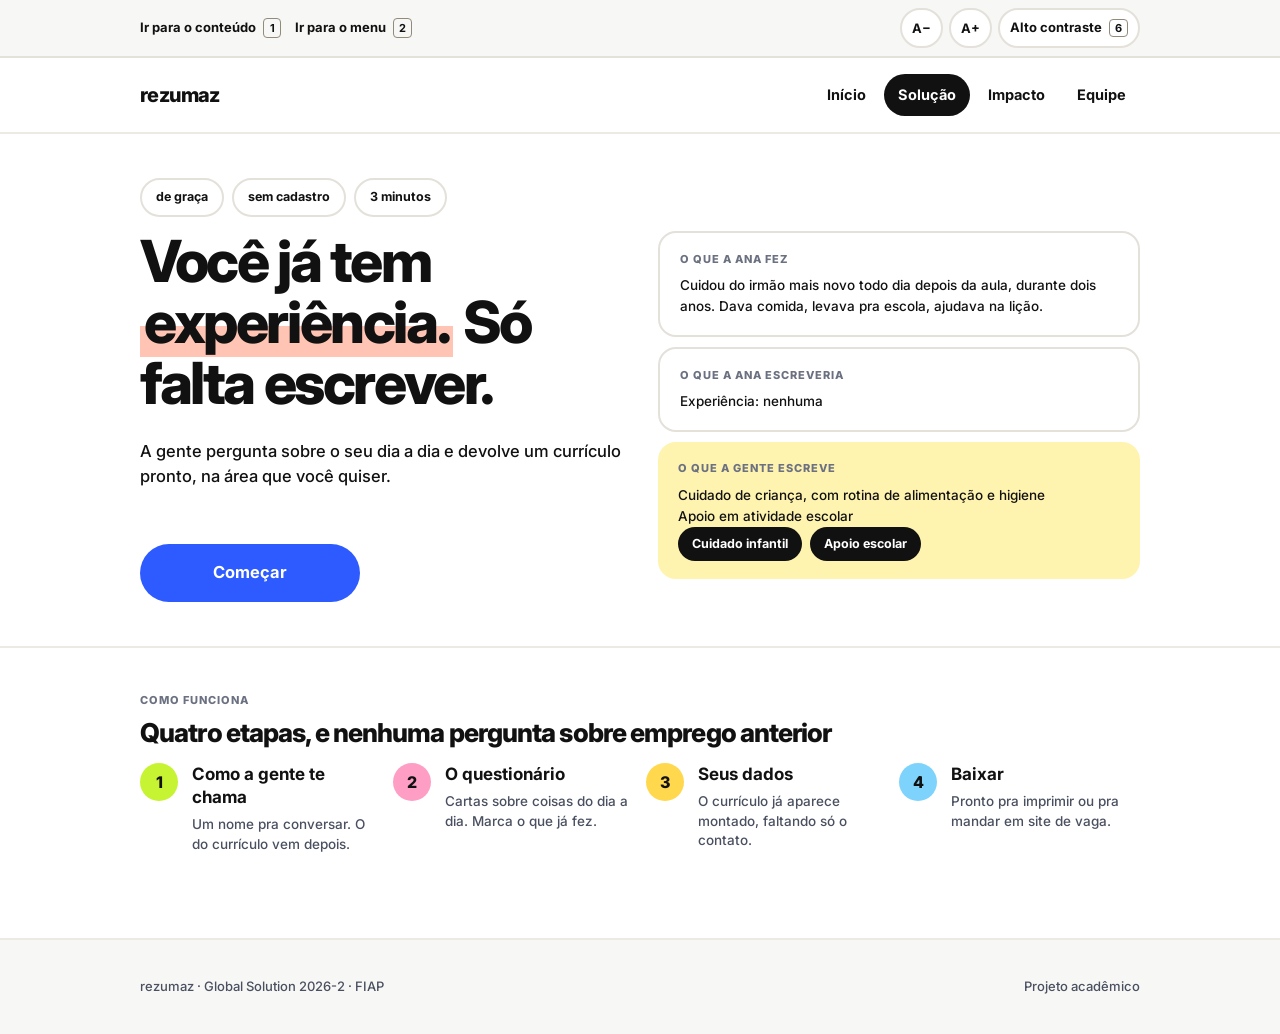
<file: solucao.html>
<!DOCTYPE html>
<html lang="pt-BR">
<head>
  <meta charset="UTF-8">
  <meta name="viewport" content="width=device-width, initial-scale=1.0">
  <meta name="description" content="Você já tem experiência. O rezumaz pergunta sobre o seu dia a dia e devolve um currículo pronto.">
  <title>Solução · rezumaz</title>
  <link rel="preconnect" href="https://fonts.googleapis.com">
  <link rel="preconnect" href="https://fonts.gstatic.com" crossorigin>
  <link rel="stylesheet" href="https://fonts.googleapis.com/css2?family=Inter:wght@500;700;800&display=swap">
  <link rel="stylesheet" href="css/estilos.css">
</head>
<body>

  <div class="barra-acesso">
    <div class="conteudo barra-acesso__linha">
      <nav class="barra-acesso__atalhos" aria-label="Atalhos de acessibilidade">
        <a class="barra-acesso__link" href="#conteudo" accesskey="1">
          Ir para o conteúdo <span class="barra-acesso__tecla" aria-hidden="true">1</span>
        </a>
        <a class="barra-acesso__link" href="#menu" accesskey="2">
          Ir para o menu <span class="barra-acesso__tecla" aria-hidden="true">2</span>
        </a>
      </nav>

      <div class="controles-acesso">
        <button class="controles-acesso__botao" type="button" id="fonte-menor"
                aria-label="Diminuir o tamanho da letra">A&minus;</button>
        <button class="controles-acesso__botao" type="button" id="fonte-maior"
                aria-label="Aumentar o tamanho da letra">A+</button>
        <button class="controles-acesso__botao" type="button" id="alto-contraste"
                accesskey="6" aria-pressed="false">
          Alto contraste <span class="barra-acesso__tecla" aria-hidden="true">6</span>
        </button>
      </div>
    </div>
  </div>


  <header class="cabecalho">
    <div class="conteudo cabecalho__linha">
      <a class="marca" href="index.html">rezumaz</a>
      <nav class="menu" id="menu" aria-label="Menu principal">
        <ul class="menu__lista">
          <li><a class="menu__link" href="index.html">Início</a></li>
          <li><a class="menu__link menu__link--ativo" href="solucao.html" aria-current="page">Solução</a></li>
          <li><a class="menu__link" href="impacto.html">Impacto</a></li>
          <li><a class="menu__link" href="equipe.html">Equipe</a></li>
        </ul>
      </nav>
    </div>
  </header>

  <main id="conteudo">

    <!-- ===== A PLATAFORMA ===== -->
    <section class="faixa" aria-labelledby="titulo-chamada">
      <div class="conteudo">
        <ul class="lista-pilulas">
          <li><span class="pilula pilula--contorno">de graça</span></li>
          <li><span class="pilula pilula--contorno">sem cadastro</span></li>
          <li><span class="pilula pilula--contorno">3 minutos</span></li>
        </ul>

        <div class="duas-colunas">
          <div class="pilha">
            <h1 class="titulo-um" id="titulo-chamada">
              Você já tem <span class="marca-texto">experiência.</span> Só falta escrever.
            </h1>
            <p class="paragrafo">
              A gente pergunta sobre o seu dia a dia e devolve um currículo pronto,
              na área que você quiser.
            </p>
            <p class="chamada-marca">
              <a class="botao botao--principal" href="simulacao.html">Começar</a>
            </p>
          </div>

          <!-- o fato, o que ela escreveria, o que a gente escreve -->
          <div class="pilha pilha--curta">
            <div class="bloco bloco--contorno">
              <p class="rotulo">O que a Ana fez</p>
              <p class="folha__texto">
                Cuidou do irmão mais novo todo dia depois da aula, durante dois anos.
                Dava comida, levava pra escola, ajudava na lição.
              </p>
            </div>
            <div class="bloco bloco--contorno">
              <p class="rotulo">O que a Ana escreveria</p>
              <p class="folha__texto">Experiência: nenhuma</p>
            </div>
            <div class="bloco area-cuidado tom-claro">
              <p class="rotulo">O que a gente escreve</p>
              <p class="folha__texto">
                Cuidado de criança, com rotina de alimentação e higiene<br>
                Apoio em atividade escolar
              </p>
              <ul class="lista-pilulas">
                <li><span class="pilula pilula--tinta">Cuidado infantil</span></li>
                <li><span class="pilula pilula--tinta">Apoio escolar</span></li>
              </ul>
            </div>
          </div>
        </div>
      </div>
    </section>

    <!-- ===== COMO FUNCIONA ===== -->
    <section class="faixa faixa--linha" aria-labelledby="titulo-funciona">
      <div class="conteudo">
        <p class="rotulo">Como funciona</p>
        <h2 class="titulo-dois" id="titulo-funciona">
          Quatro etapas, e nenhuma pergunta sobre emprego anterior
        </h2>

        <div class="grade grade--quatro">
          <div class="passo">
            <span class="passo__numero cor-1 tom-vivo" aria-hidden="true">1</span>
            <div>
              <h3 class="titulo-tres">Como a gente te chama</h3>
              <p class="apoio">Um nome pra conversar. O do currículo vem depois.</p>
            </div>
          </div>
          <div class="passo">
            <span class="passo__numero cor-3 tom-vivo" aria-hidden="true">2</span>
            <div>
              <h3 class="titulo-tres">O questionário</h3>
              <p class="apoio">Cartas sobre coisas do dia a dia. Marca o que já fez.</p>
            </div>
          </div>
          <div class="passo">
            <span class="passo__numero cor-2 tom-vivo" aria-hidden="true">3</span>
            <div>
              <h3 class="titulo-tres">Seus dados</h3>
              <p class="apoio">O currículo já aparece montado, faltando só o contato.</p>
            </div>
          </div>
          <div class="passo">
            <span class="passo__numero cor-5 tom-vivo" aria-hidden="true">4</span>
            <div>
              <h3 class="titulo-tres">Baixar</h3>
              <p class="apoio">Pronto pra imprimir ou pra mandar em site de vaga.</p>
            </div>
          </div>
        </div>

        <p class="chamada-marca so-no-celular">
          <a class="botao botao--principal" href="simulacao.html">Montar meu currículo</a>
        </p>
      </div>
    </section>

  </main>

  <footer class="rodape">
    <div class="conteudo rodape__linha">
      <p>rezumaz · Global Solution 2026-2 · FIAP</p>
      <p>Projeto acadêmico</p>
    </div>
  </footer>

  <script src="js/visual.js"></script>
</body>
</html>
</file>
<file: css/estilos.css>
/* ---------------- BASE — vale para todas as páginas ---------------- */

:root {
  --cobalto: #2D5BFF;
  --coral: #FF6B4A;
  --coral-escuro: #D1431F;
  --coral-claro: #FFC4B4;
  --coral-aviso: #FFE4DC;
  --coral-aviso-texto: #A3341A;
  --tinta: #111111;
  --texto-apoio: #4A5060;
  --texto-fraco: #6B7180;
  --texto-marcador: #7D7364;
  --branco: #FFFFFF;
  --suave: #F7F7F5;
  --linha: #E4E1DB;
  --borda-campo: #948A7A;
  --trilho: #EDEAE3;
  --erro: #B42318;
  --raio-card: 16px;
  --raio-campo: 13px;
  --raio-bloco: 18px;
  --raio-redondo: 999px;
  --borda: 2px;
  --margem-lateral: 20px;
  --respiro: 20px;
  --respiro-grande: 28px;
  --largura-conteudo: 1080px;
  --largura-estreita: 820px;
  --tempo: 0.18s;
  --p1-claro: #E4FFA3; --p1-vivo: #C6F432; --p1-escuro: #4F6B00;
  --p2-claro: #FFF3B0; --p2-vivo: #FFD84D; --p2-escuro: #7A5C00;
  --p3-claro: #FFD6E8; --p3-vivo: #FF9EC4; --p3-escuro: #A32C5E;
  --p4-claro: #D6F5E3; --p4-vivo: #6EE7B0; --p4-escuro: #0B6B47;
  --p5-claro: #D6F0FF; --p5-vivo: #7DD3FC; --p5-escuro: #0A5F87;
  --p6-claro: #FFE0CC; --p6-vivo: #FFB184; --p6-escuro: #8A3D13;
  --p7-claro: #CFF5F3; --p7-vivo: #5EEAD4; --p7-escuro: #0A6B5E;
  --p8-claro: #F2E8D5; --p8-vivo: #E8C77A; --p8-escuro: #6B4E0A;
  --lilas-claro: #EDE7FD;
  --lilas-escuro: #53309A;
  --bandeira-vermelho: #CF7280;
  --bandeira-dourado:  #EEDE77;
  --bandeira-branco:   #E8E8E8;
  --bandeira-azul:     #7BC2E0;
  --bandeira-verde:    #3BB07D;
}

* {
  box-sizing: border-box;
}

body {
  margin: 0;
  font-family: Inter, system-ui, -apple-system, Segoe UI, Roboto, sans-serif;
  font-size: 1.03125rem;
  font-weight: 500;
  line-height: 1.5;
  color: var(--tinta);
  background: var(--branco);
}

img {
  max-width: 100%;
  height: auto;
}

fieldset {
  min-width: 0;
  margin: 0;
  padding: 0;
  border: 0;
}

legend {
  padding: 0;
}

.conteudo {
  width: 100%;
  max-width: var(--largura-conteudo);
  margin: 0 auto;
  padding: 0 var(--margem-lateral);
}

.faixa {
  padding: 32px 0;
}

.faixa--linha {
  border-top: var(--borda) solid var(--trilho);
}

.titulo-um {
  margin: 0 0 16px;
  font-size: 2rem;
  font-weight: 800;
  line-height: 1.06;
  letter-spacing: -1.2px;
}

.titulo-dois {
  margin: 0 0 14px;
  font-size: 1.375rem;
  font-weight: 800;
  line-height: 1.25;
  letter-spacing: -0.7px;
}

.titulo-tres {
  margin: 0 0 6px;
  font-size: 1.0625rem;
  font-weight: 700;
  line-height: 1.35;
}

.rotulo {
  margin: 0 0 8px;
  font-size: 0.6875rem;
  font-weight: 800;
  letter-spacing: 1px;
  text-transform: uppercase;
  color: var(--texto-fraco);
}

.apoio {
  margin: 0 0 12px;
  font-size: 0.84375rem;
  line-height: 1.45;
  color: var(--texto-apoio);
}

.paragrafo {
  margin: 0 0 16px;
  font-size: 1.03125rem;
  line-height: 1.5;
}

.marca-texto {
  padding: 0 4px;
  background: linear-gradient(transparent 56%, var(--coral-claro) 56%);
}

.pilha {
  display: flex;
  flex-direction: column;
  gap: var(--respiro);
}

.pilha--curta {
  gap: 10px;
}

.pilha > * {
  margin-bottom: 0;
}

.bloco > :last-child,
.folha > :last-child,
.folha__secao > :last-child,
.aviso > :last-child,
.em-obra > :last-child,
.passo > div > :last-child,
.conteudo > :last-child {
  margin-bottom: 0;
}

.marca {
  margin: 0;
  font-size: 1.25rem;
  font-weight: 800;
  letter-spacing: -0.6px;
  color: var(--tinta);
  text-decoration: none;
}

.grade {
  display: grid;
  gap: 10px;
  margin: 0;
  padding: 0;
  list-style: none;
}

.grade--dois {
  grid-template-columns: repeat(2, minmax(0, 1fr));
}

.grade--tres,
.grade--quatro {
  grid-template-columns: 1fr;
}

.lista-pilulas {
  display: flex;
  flex-wrap: wrap;
  gap: 8px;
  margin: 0 0 14px;
  padding: 0;
  list-style: none;
}

.pilula {
  display: inline-block;
  padding: 8px 14px;
  border-radius: var(--raio-redondo);
  background: var(--claro, var(--suave));
  font-size: 0.78125rem;
  font-weight: 700;
}

.pilula--contorno {
  background: var(--branco);
  border: var(--borda) solid var(--linha);
}

.pilula--tinta {
  background: var(--tinta);
  color: var(--branco);
}

.bloco {
  padding: 18px 20px;
  border-radius: var(--raio-bloco);
  background: var(--suave);
}

.bloco--contorno {
  background: var(--branco);
  border: var(--borda) solid var(--linha);
}

.dado__numero {
  margin: 0;
  font-size: 2.125rem;
  font-weight: 800;
  line-height: 1.05;
  letter-spacing: -1.2px;
  color: var(--coral-escuro);
}

.dado__texto {
  margin: 6px 0 0;
  font-size: 0.875rem;
  line-height: 1.45;
}

.dado__fonte {
  margin: 8px 0 0;
  font-size: 0.75rem;
  line-height: 1.4;
  color: var(--texto-apoio);
}

.dado__fonte a {
  color: var(--texto-apoio);
}

[tabindex="-1"]:focus {
  outline: none;
}

a:focus-visible,
button:focus-visible,
input:focus-visible,
select:focus-visible,
textarea:focus-visible,
summary:focus-visible {
  outline: 3px solid var(--cobalto);
  outline-offset: 2px;
}

html {
  font-size: 100%;
}

@media (min-width: 900px) {
  :root {
    --margem-lateral: 40px;
    --respiro: 24px;
    --respiro-grande: 32px;
  }

  body {
    font-size: 1.03125rem;
  }

  .titulo-um {
    font-size: 3rem;
    letter-spacing: -2px;
  }

  .titulo-dois {
    font-size: 1.625rem;
    letter-spacing: -0.9px;
  }

  .faixa {
    padding: 44px 0;
  }

  .grade {
    gap: 12px;
  }

  .duas-colunas {
    display: flex;
    flex-wrap: wrap;
    gap: 36px;
    align-items: flex-start;
  }

  .duas-colunas > * {
    flex: 1 1 360px;
    min-width: 0;
  }
}

@media (min-width: 1200px) {
  .titulo-um {
    font-size: 3.625rem;
    letter-spacing: -2.4px;
  }
}

@media (prefers-reduced-motion: reduce) {
  * {
    animation: none !important;
    transition: none !important;
  }
}

@media (max-width: 899px) {
  .duas-colunas > * + * {
    margin-top: var(--respiro-grande);
  }
}

/* --------------------- PÁGINA INICIAL --------------------- */

/* a citacao de abertura e a da meta do ODS. a barra lateral e o recuo
   fazem o trabalho que as aspas fariam, sem sujar o texto */
.citacao {
  margin: 0 0 24px;
  padding: 2px 0 2px 18px;
  border-left: 4px solid var(--coral);
}

.citacao__texto {
  margin: 0;
  font-size: 1.25rem;
  font-weight: 700;
  line-height: 1.35;
  letter-spacing: -0.3px;
}

.citacao__autor {
  margin: 10px 0 0;
  font-size: 0.8125rem;
  line-height: 1.45;
  color: var(--texto-apoio);
}

/* a obra ocupa a largura toda da faixa e respira sozinha. o credito
   fica colado embaixo, que e onde ele tem que estar */
.obra {
  margin: 0;
}

.obra__imagem {
  display: block;
  width: 100%;
  height: auto;
  border-radius: var(--raio-bloco);
  background: var(--suave);
}

.obra__credito {
  margin: 12px 0 0;
  font-size: 0.8125rem;
  line-height: 1.45;
  color: var(--texto-apoio);
}

@media (min-width: 760px) {
  .citacao {
    padding-left: 24px;
  }

  .citacao__texto {
    font-size: 1.5rem;
  }
}

/* as tres cartas da proposta. sao a mesma carta do questionario: fundo
   no tom da cor, quadradinho de marcacao e o tique branco que aparece
   quando esta marcada. aqui marcar quer dizer escolher qual texto o
   painel de baixo mostra.

   O texto fica num painel so, de largura inteira, embaixo das tres. Era
   a unica forma de todas as cartas terem sempre o mesmo tamanho sem
   sobrar bloco de cor vazio, e de quebra o texto ganha linha larga em
   vez de uma coluna estreita de um terco da tela. */
.carta-texto {
  border-radius: var(--raio-card);
  background: var(--claro);
  transition: background var(--tempo) ease;
}

.carta-texto--aberta {
  background: var(--vivo);
}

.carta-texto__titulo {
  margin: 0;
}

.carta-texto__botao {
  display: flex;
  gap: 12px;
  align-items: flex-start;
  width: 100%;
  min-height: 92px;
  padding: 14px;
  border: 0;
  background: none;
  font: inherit;
  color: inherit;
  text-align: left;
  cursor: pointer;
}

.carta-texto__quadrado {
  flex: none;
  display: flex;
  align-items: center;
  justify-content: center;
  width: 26px;
  height: 26px;
  border: var(--borda) solid var(--escuro);
  border-radius: 8px;
  background: var(--branco);
  transition: background var(--tempo) ease, border-color var(--tempo) ease;
}

.carta-texto--aberta .carta-texto__quadrado {
  background: var(--escuro);
  border-color: var(--escuro);
}

.carta-texto__tique {
  display: block;
  width: 15px;
  height: 15px;
  transform: scale(0);
  transition: transform 0.2s ease;
}

.carta-texto--aberta .carta-texto__tique {
  transform: scale(1);
}

.carta-texto__texto {
  font-size: 0.9375rem;
  font-weight: 700;
  line-height: 1.3;
}

.carta-texto__dica {
  display: block;
  margin-top: 4px;
  font-size: 0.8125rem;
  font-weight: 500;
  line-height: 1.4;
}

.painel-proposta {
  margin-top: 10px;
  padding: 18px 20px;
  border-radius: var(--raio-bloco);
  border: var(--borda) solid var(--linha);
  background: var(--branco);
}

.painel-proposta__texto > p {
  margin: 0 0 12px;
  font-size: 0.9375rem;
  line-height: 1.55;
  color: var(--texto-apoio);
}

.painel-proposta__texto > p:last-child {
  margin-bottom: 0;
}

/* a linha larga do painel cansa a leitura se correr a tela inteira */
@media (min-width: 900px) {
  .painel-proposta {
    padding: 24px 28px;
  }

  .painel-proposta__texto {
    max-width: 68ch;
  }
}

html.alto-contraste .carta-texto {
  background: var(--branco);
  border: var(--borda) solid var(--tinta);
}

html.alto-contraste .carta-texto--aberta {
  border-width: 4px;
}

/* --------------------- BARRA DE ACESSIBILIDADE --------------------- */

.barra-acesso {
  background: var(--suave);
  border-bottom: var(--borda) solid var(--linha);
}

.barra-acesso__linha {
  display: flex;
  flex-wrap: wrap;
  gap: 8px 16px;
  align-items: center;
  justify-content: space-between;
  padding-top: 8px;
  padding-bottom: 8px;
}

.barra-acesso__atalhos {
  display: flex;
  flex-wrap: wrap;
  gap: 14px;
}

.barra-acesso__link {
  font-size: 0.8125rem;
  font-weight: 700;
  color: var(--tinta);
  text-decoration: none;
}

.barra-acesso__link:hover {
  text-decoration: underline;
}

.barra-acesso__tecla {
  display: inline-block;
  min-width: 18px;
  margin-left: 4px;
  padding: 1px 5px;
  border: 1px solid var(--borda-campo);
  border-radius: 4px;
  font-size: 0.6875rem;
  text-align: center;
}

.controles-acesso {
  display: flex;
  gap: 6px;
  align-items: center;
}

.controles-acesso__botao {
  min-width: 40px;
  height: 40px;
  padding: 0 10px;
  border: var(--borda) solid var(--linha);
  border-radius: var(--raio-redondo);
  background: var(--branco);
  font-family: inherit;
  font-size: 0.8125rem;
  font-weight: 700;
  color: var(--tinta);
  cursor: pointer;
}

.controles-acesso__botao:hover {
  border-color: var(--tinta);
}

.controles-acesso__botao[aria-pressed="true"] {
  background: var(--tinta);
  border-color: var(--tinta);
  color: var(--branco);
}

/* --------------------- CABEÇALHO, MENU E RODAPÉ --------------------- */

.cabecalho {
  border-bottom: var(--borda) solid var(--trilho);
}

.cabecalho__linha {
  display: flex;
  flex-wrap: wrap;
  gap: 12px;
  align-items: center;
  justify-content: space-between;
  padding-top: 16px;
  padding-bottom: 16px;
}

.menu__lista {
  display: flex;
  flex-wrap: wrap;
  gap: 4px;
  margin: 0;
  padding: 0;
  list-style: none;
}

.menu__link {
  display: block;
  padding: 10px 14px;
  border-radius: var(--raio-redondo);
  font-size: 0.90625rem;
  font-weight: 700;
  color: var(--tinta);
  text-decoration: none;
  transition: background var(--tempo) ease;
}

.menu__link:hover {
  background: var(--suave);
}

.menu__link--ativo {
  background: var(--tinta);
  color: var(--branco);
}

.rodape {
  margin-top: 40px;
  border-top: var(--borda) solid var(--trilho);
  background: var(--suave);
}

.rodape__linha {
  display: flex;
  flex-wrap: wrap;
  gap: 10px;
  justify-content: space-between;
  padding-top: 24px;
  padding-bottom: 24px;
  font-size: 0.8125rem;
  color: var(--texto-apoio);
}

/* ------------------------------ BOTÕES ------------------------------ */

.botao {
  display: inline-flex;
  align-items: center;
  justify-content: center;
  padding: 17px 26px;
  border: var(--borda) solid transparent;
  border-radius: var(--raio-redondo);
  font-family: inherit;
  font-size: 1.03125rem;
  font-weight: 700;
  line-height: 1.2;
  text-align: center;
  text-decoration: none;
  cursor: pointer;
  transition: background var(--tempo) ease, color var(--tempo) ease,
  transform var(--tempo) ease;
}

.botao--principal {
  background: var(--cobalto);
  color: var(--branco);
}

.botao--principal:hover,
.botao--principal:active {
  background: var(--coral);
  color: var(--tinta);
  transform: scale(1.03);
}

.botao--contorno {
  background: var(--branco);
  border-color: var(--tinta);
  color: var(--tinta);
}

.botao--contorno:hover,
.botao--contorno:active {
  background: var(--tinta);
  color: var(--branco);
  transform: scale(1.03);
}

.botao--largo {
  display: flex;
  width: 100%;
}

.botao--mini {
  padding: 10px 16px;
  border-color: var(--linha);
  font-size: 0.875rem;
  font-weight: 700;
}

.botao--mini:hover {
  border-color: var(--tinta);
  background: var(--branco);
  color: var(--tinta);
  transform: none;
}

/* -------------------------- PÁGINA SOLUÇÃO -------------------------- */

.passo {
  display: flex;
  gap: 14px;
  align-items: flex-start;
}

.passo__numero {
  flex: none;
  display: flex;
  align-items: center;
  justify-content: center;
  width: 38px;
  height: 38px;
  border-radius: var(--raio-redondo);
  background: var(--coral-claro);
  font-size: 1rem;
  font-weight: 800;
}

.chamada-marca {
  margin: var(--respiro-grande) 0 0;
  text-align: center;
}

.chamada-marca .botao {
  width: 100%;
}

.so-no-celular {
  display: block;
}

@media (min-width: 600px) {
  .grade--quatro {
    grid-template-columns: repeat(2, minmax(0, 1fr));
  }
}

@media (min-width: 900px) {
  .grade--quatro {
    grid-template-columns: repeat(4, minmax(0, 1fr));
  }

  .chamada-marca {
    text-align: left;
  }

  .chamada-marca .botao {
    width: auto;
    min-width: 220px;
  }

  .so-no-celular {
    display: none;
  }
}

/* ------------ PLATAFORMA — o que as 4 fases compartilham ------------ */

.conteudo--estreito {
  max-width: var(--largura-estreita);
}

.navegacao-etapa {
  display: flex;
  flex-wrap: wrap;
  align-items: stretch;
  gap: 10px;
  margin-top: var(--respiro-grande);
}

.navegacao-etapa .botao {
  padding-top: 17px;
  padding-bottom: 17px;
  font-size: 1rem;
}

.navegacao-etapa .botao {
  flex: 1 1 140px;
  min-width: 0;
}

.etapa-cabeca {
  display: flex;
  flex-direction: column;
  gap: 10px;
  margin-bottom: var(--respiro-grande);
}

.etapa-cabeca__trilho {
  height: 10px;
  border-radius: 6px;
  background: var(--trilho);
  overflow: hidden;
}

.etapa-cabeca__trecho {
  height: 100%;
  background: var(--cobalto);
  transition: width 0.3s ease;
}

.etapa-cabeca__texto {
  margin: 0;
  font-size: 0.8125rem;
  font-weight: 700;
}

.trecho-1 {
  width: 25%;
}

.trecho-2 {
  width: 50%;
}

.trecho-3 {
  width: 75%;
}

.trecho-4 {
  width: 100%;
}

.campo--revelado {
  margin-left: 0;
  padding-left: 14px;
  border-left: 3px solid var(--trilho);
}

.campo {
  display: block;
  margin-bottom: 16px;
}

.campo__rotulo {
  display: block;
  margin-bottom: 7px;
  font-size: 0.84375rem;
  font-weight: 700;
}

.campo__entrada {
  display: block;
  width: 100%;
  min-width: 0;
  height: 52px;
  padding: 0 14px;
  border: var(--borda) solid var(--borda-campo);
  border-radius: var(--raio-campo);
  font-family: inherit;
  font-size: 1rem;
  font-weight: 500;
  color: var(--tinta);
  background: var(--branco);
}

.campo__entrada::placeholder {
  color: var(--texto-marcador);
}

.campo__ajuda {
  display: block;
  margin-top: 6px;
  font-size: 0.78125rem;
  line-height: 1.4;
  color: var(--texto-apoio);
}

.campo__erro {
  display: block;
  margin-top: 6px;
  font-size: 0.78125rem;
  font-weight: 700;
  color: var(--erro);
}

.campo--invalido .campo__entrada {
  border-color: var(--erro);
}

.aviso {
  padding: 14px 16px;
  border-radius: var(--raio-card);
  background: var(--coral-aviso);
}

/* o curso entra embaixo do texto do aviso, com uma folga
   pra nao colar na ultima linha */
#cursos-do-aviso:not(:empty) {
  margin-top: 12px;
}

.aviso__titulo {
  margin: 0 0 5px;
  font-size: 0.8125rem;
  font-weight: 800;
  color: var(--coral-aviso-texto);
}

.aviso__texto {
  margin: 0;
  font-size: 0.8125rem;
  line-height: 1.45;
}

.proxima-tela {
  margin-top: 0;
}

.campo-par {
  display: flex;
  flex-wrap: wrap;
  gap: 10px;
}

.campo-par > .campo {
  flex: 1 1 130px;
  min-width: 0;
}

@media (min-width: 900px) {
  .navegacao-etapa .botao {
    flex: 0 0 auto;
  }
}

/* --------------- FASE 2 — questionário de atividades --------------- */

#pilulas-frequencia {
  margin-bottom: 20px;
}

.pilula--clicavel {
  cursor: pointer;
  font: inherit;
  font-size: 0.875rem;
  font-weight: 600;
  border: var(--borda) solid transparent;
  /* o texto da pilula nunca quebra no meio: ou cabe inteiro na linha,
     ou a pilula desce pra proxima */
  white-space: nowrap;
  max-width: 100%;
}

.pilula--selecionada {
  outline: 3px solid var(--cobalto);
  outline-offset: 2px;
}

/* ainda sem resposta. precisa ser neutra, senao se confunde com o
   tom 2, que tambem usa o --claro da area */
.pilula--sem-resposta {
  background: var(--branco);
  border-style: dashed;
  border-color: var(--borda-campo);
  color: var(--texto-apoio);
}

/* quatro tons do mais raro pro mais frequente: quanto mais escuro,
   mais vezes a pessoa fez aquilo */
.pilula--tom-1 {
  background: var(--branco);
  border: var(--borda) solid var(--escuro);
  color: var(--tinta);
}

.pilula--tom-2 {
  background: var(--claro);
  border: var(--borda) solid var(--claro);
  color: var(--tinta);
}

.pilula--tom-3 {
  background: var(--vivo);
  border: var(--borda) solid var(--vivo);
  color: var(--tinta);
}

.pilula--tom-4 {
  background: var(--escuro);
  border: var(--borda) solid var(--escuro);
  color: var(--branco);
}

#opcoes-frequencia {
  display: grid;
  grid-template-columns: repeat(2, minmax(0, 1fr));
  gap: 10px;
}

.opcao-frequencia {
  width: 100%;
  text-align: left;
  font: inherit;
  padding: 12px 14px;
  border: var(--borda) solid transparent;
  border-radius: var(--raio-card);
  cursor: pointer;
  transition: transform 0.12s ease;
}

.opcao-frequencia:not(:disabled):hover {
  transform: translateY(-2px);
}

.opcao-frequencia:focus-visible {
  outline: 3px solid var(--cobalto);
  outline-offset: 2px;
}

.opcao-frequencia__texto {
  display: block;
  font-weight: 700;
  font-size: 0.9375rem;
  line-height: 1.25;
}

/* ---- a regua de frequencia ----
   So no alto contraste. Ali os quatro tons ficam todos brancos e a cor
   para de dizer qualquer coisa, entao a frequencia vira uma regua no pe
   da pilula, que enche mais quanto mais vezes a pessoa fez aquilo.
   No modo normal a cor ja faz esse trabalho e a regua so atrapalharia.

   Fica por dentro da pilula, entao nao rouba largura e nao quebra as
   pilulas em uma por linha no celular. Sao duas camadas: o ::before e o
   trilho inteiro, apagadinho, e o ::after e a parte cheia. */
html.alto-contraste .pilula--respondida,
html.alto-contraste .opcao-frequencia {
  position: relative;
  padding-bottom: 16px;
}

html.alto-contraste .pilula--respondida::before,
html.alto-contraste .pilula--respondida::after,
html.alto-contraste .opcao-frequencia::before,
html.alto-contraste .opcao-frequencia::after {
  content: "";
  position: absolute;
  left: 12px;
  bottom: 5px;
  height: 4px;
  border-radius: var(--raio-redondo);
  background: currentColor;
}

/* o trilho tem tamanho fixo de proposito. em porcentagem da pilula,
   uma pilula curta cheia ficaria do mesmo tamanho de uma comprida pela
   metade, e a comparacao entre duas pilulas perderia o sentido */
html.alto-contraste .pilula--respondida::before,
html.alto-contraste .opcao-frequencia::before {
  width: 48px;
  opacity: 0.28;
}

html.alto-contraste .pilula--respondida::after,
html.alto-contraste .opcao-frequencia::after {
  width: 12px;
}

html.alto-contraste .pilula--tom-2::after,
html.alto-contraste .opcao-frequencia--tom-2::after {
  width: 24px;
}

html.alto-contraste .pilula--tom-3::after,
html.alto-contraste .opcao-frequencia--tom-3::after {
  width: 36px;
}

html.alto-contraste .pilula--tom-4::after,
html.alto-contraste .opcao-frequencia--tom-4::after {
  width: 48px;
}

.opcao-frequencia__dica {
  display: block;
  margin-top: 4px;
  font-size: 0.78125rem;
  line-height: 1.3;
}

.opcao-frequencia--tom-1 {
  background: var(--branco);
  border: var(--borda) solid var(--escuro);
}

.opcao-frequencia--tom-2 {
  background: var(--claro);
}

.opcao-frequencia--tom-3 {
  background: var(--vivo);
}

.opcao-frequencia--tom-4 {
  background: var(--escuro);
  color: var(--branco);
}

/* No celular as pilulas tem texto longo e ocupam uma linha cada, entao
   a lista sempre vai rolar. Em vez de encolher o texto, as quatro
   opcoes grudam no rodape: a pessoa rola as pilulas e a frequencia
   continua ali, sem precisar procurar. */
@media (max-width: 600px) {
  #titulo-frequencia {
    font-size: 1.375rem;
    margin-bottom: 8px;
  }

  #ajuda-frequencia {
    font-size: 0.875rem;
    line-height: 1.4;
    margin-bottom: 14px;
  }

  #pilulas-frequencia {
    margin-bottom: 14px;
  }

  #opcoes-frequencia {
    position: sticky;
    bottom: 0;
    z-index: 2;
    gap: 8px;
    padding: 12px 0;
    margin-bottom: 4px;
    background: var(--branco);
    box-shadow: 0 -10px 16px -6px rgba(17, 17, 17, 0.14);
  }

  .opcao-frequencia {
    padding: 11px 13px;
  }

  .opcao-frequencia__dica {
    font-size: 0.75rem;
    line-height: 1.3;
  }
}

/* no celular a pilula encolhe pra caber duas por linha, senao cada
   uma ocupa uma linha inteira e a frequencia sai da tela */
@media (max-width: 599px) {
  .pilula--clicavel {
    padding: 6px 10px;
    font-size: 0.75rem;
  }

  #pilulas-frequencia {
    gap: 6px;
    margin-bottom: 12px;
  }

  .opcao-frequencia {
    padding: 12px 10px;
    text-align: center;
  }

  /* a dica some no celular: ela quebrava em tres linhas e empurrava
     a frequencia pra fora da tela. os titulos se explicam sozinhos */
  .opcao-frequencia__dica {
    display: none;
  }

  #ajuda-frequencia {
    margin-bottom: 12px;
  }
}

/* na tela larga cabem as quatro numa linha so */
@media (min-width: 600px) {
  #opcoes-frequencia {
    grid-template-columns: repeat(4, minmax(0, 1fr));
  }
}

.opcao {
  display: block;
  height: 100%;
  cursor: pointer;
}

.opcao__caixa {
  position: absolute;
  width: 1px;
  height: 1px;
  margin: -1px;
  padding: 0;
  overflow: hidden;
  clip-path: inset(50%);
  white-space: nowrap;
}

/* min-height e nao height: no celular estreito o texto de algumas
   atividades passa de 138px, e com altura fixa mais overflow:hidden a
   frase era cortada no meio. agora a carta cresce, e como a grade
   estica os irmaos as duas da mesma linha continuam do mesmo tamanho */
.opcao__corpo {
  min-height: 138px;
  height: 100%;
  display: flex;
  gap: 12px;
  align-items: flex-start;
  padding: 14px;
  border-radius: var(--raio-card);
  background: var(--claro);
  transition: background var(--tempo) ease;
}

.opcao__quadrado {
  flex: none;
  display: flex;
  align-items: center;
  justify-content: center;
  width: 26px;
  height: 26px;
  border: var(--borda) solid var(--escuro);
  border-radius: 8px;
  background: var(--branco);
  transition: background var(--tempo) ease, border-color var(--tempo) ease;
}

.opcao__tique {
  display: block;
  width: 15px;
  height: 15px;
  transform: scale(0);
  transition: transform 0.2s ease;
}

.opcao__texto {
  font-size: 0.9375rem;
  font-weight: 700;
  line-height: 1.3;
}

.opcao__dica {
  display: block;
  margin-top: 2px;
  font-size: 0.78125rem;
  font-weight: 500;
  line-height: 1.35;
  color: var(--texto-apoio);
}

.opcao__caixa:checked + .opcao__corpo {
  background: var(--vivo);
  animation: pulo 0.26s ease;
}

.opcao__caixa:checked + .opcao__corpo .opcao__quadrado {
  background: var(--escuro);
  border-color: var(--escuro);
}

.opcao__caixa:checked + .opcao__corpo .opcao__tique {
  transform: scale(1);
}

.opcao__caixa:focus-visible + .opcao__corpo {
  outline: 3px solid var(--cobalto);
  outline-offset: 2px;
}

@keyframes pulo {
  0% { transform: scale(1); }
  45% { transform: scale(1.045); }
  100% { transform: scale(1); }
}

.cor-1 {
  --claro: var(--p1-claro); --vivo: var(--p1-vivo); --escuro: var(--p1-escuro);
}

.cor-2 {
  --claro: var(--p2-claro); --vivo: var(--p2-vivo); --escuro: var(--p2-escuro);
}

.cor-3 {
  --claro: var(--p3-claro); --vivo: var(--p3-vivo); --escuro: var(--p3-escuro);
}

.cor-4 {
  --claro: var(--p4-claro); --vivo: var(--p4-vivo); --escuro: var(--p4-escuro);
}

.cor-5 {
  --claro: var(--p5-claro); --vivo: var(--p5-vivo); --escuro: var(--p5-escuro);
}

.cor-6 {
  --claro: var(--p6-claro); --vivo: var(--p6-vivo); --escuro: var(--p6-escuro);
}

.cor-7 {
  --claro: var(--p7-claro); --vivo: var(--p7-vivo); --escuro: var(--p7-escuro);
}

.cor-8 {
  --claro: var(--p8-claro); --vivo: var(--p8-vivo); --escuro: var(--p8-escuro);
}

.recado-vazio {
  display: flex;
  gap: 12px;
  align-items: flex-start;
  margin-top: 14px;
  padding: 14px 16px;
  border-radius: var(--raio-card);
  background: var(--p1-claro);
}

.recado-vazio__texto {
  margin: 0;
  font-size: 0.875rem;
  line-height: 1.45;
}

#tela-frequencia .opcao__corpo {
  min-height: 64px;
  align-items: center;
}

@media (min-width: 900px) {
  .opcao__corpo {
    min-height: 108px;
  }
}

/* ----------- FASE 3 — competências e dados complementares ----------- */

.opcao-simples {
  display: flex;
  gap: 10px;
  align-items: center;
  margin-bottom: 10px;
  cursor: pointer;
}

.opcao-simples input {
  flex: none;
  width: 18px;
  height: 18px;
  accent-color: var(--cobalto);
  cursor: pointer;
}

.opcao-simples__texto {
  font-size: 0.90625rem;
  font-weight: 700;
}

.aviso-social {
  margin-top: 12px;
  padding: 16px 18px;
  border-radius: var(--raio-bloco);
  background: linear-gradient(100deg,
  var(--p5-claro) 0%, var(--branco) 50%, var(--p3-claro) 100%);
}

.aviso-social__titulo {
  margin: 0 0 6px;
  font-size: 1rem;
  font-weight: 800;
}

.aviso-social__texto {
  margin: 0;
  font-size: 0.84375rem;
  line-height: 1.5;
}

.area-comercio {
  --claro: var(--p3-claro); --vivo: var(--p3-vivo); --escuro: var(--p3-escuro);
}

.area-cuidado {
  --claro: var(--p2-claro); --vivo: var(--p2-vivo); --escuro: var(--p2-escuro);
}

.area-cozinha {
  --claro: var(--p4-claro); --vivo: var(--p4-vivo); --escuro: var(--p4-escuro);
}

.area-limpeza {
  --claro: var(--p6-claro); --vivo: var(--p6-vivo); --escuro: var(--p6-escuro);
}

.area-tecnologia {
  --claro: var(--p1-claro); --vivo: var(--p1-vivo); --escuro: var(--p1-escuro);
}

.area-administrativo {
  --claro: var(--p5-claro); --vivo: var(--p5-vivo); --escuro: var(--p5-escuro);
}

.area-responsabilidades {
  --claro: var(--p5-claro); --vivo: var(--p5-vivo); --escuro: var(--p5-escuro);
}

.recado {
  margin: 0 0 16px;
  padding: 14px 16px;
  border-radius: var(--raio-card);
  font-size: 0.875rem;
  line-height: 1.45;
}

.recado--erro {
  background: var(--coral-aviso);
  color: var(--coral-aviso-texto);
  font-weight: 700;
}

.recado--certo {
  background: var(--suave);
  border-left: 4px solid var(--cobalto);
  font-weight: 700;
}

.aviso-lilas {
  margin-top: 8px;
  padding: 14px 16px;
  border-radius: var(--raio-card);
  background: var(--lilas-claro);
}

.aviso-lilas__titulo {
  margin: 0 0 5px;
  font-size: 0.8125rem;
  font-weight: 800;
  color: var(--lilas-escuro);
}

.aviso-lilas__texto {
  margin: 0;
  font-size: 0.8125rem;
  line-height: 1.45;
}

#exemplo-recado {
  overflow-wrap: anywhere;
}

/* as cinco cores da bandeira do orgulho das pessoas com deficiencia,
   no proprio fundo. todas passam em contraste com o texto escuro */
.aviso-acesso {
  margin-top: 12px;
  border-radius: var(--raio-bloco);
  overflow: hidden;
  background: linear-gradient(100deg,
  var(--bandeira-vermelho) 0%,
  var(--bandeira-dourado) 25%,
  var(--bandeira-branco) 50%,
  var(--bandeira-azul) 75%,
  var(--bandeira-verde) 100%);
}

.aviso-acesso__corpo {
  padding: 16px 18px;
}

.aviso-acesso__titulo {
  margin: 0 0 6px;
  font-size: 1rem;
  font-weight: 800;
}

.aviso-acesso__texto {
  margin: 0 0 10px;
  font-size: 0.84375rem;
  line-height: 1.5;
}

.opcao-destaque {
  margin-bottom: 16px;
  padding: 14px 16px;
  border: var(--borda) solid var(--borda-campo);
  border-radius: var(--raio-card);
}

.opcao-destaque .opcao-simples {
  margin-bottom: 0;
}

.opcao-destaque__dica {
  margin: 6px 0 0 28px;
  font-size: 0.8125rem;
  line-height: 1.4;
  color: var(--texto-apoio);
}

/* -------------------- O CURRÍCULO — fases 3 e 4 -------------------- */

.folha {
  padding: 22px;
  border: var(--borda) solid var(--linha);
  border-radius: 22px;
  background: var(--branco);
}

.folha--previa {
  padding: 18px;
}

.folha--previa .folha__nome {
  font-size: 1.0625rem;
}

.folha--previa .folha__contato,
.folha--previa .folha__texto,
.folha--previa .folha__lista {
  font-size: 0.78125rem;
}

.folha--previa .folha__secao {
  margin-top: 12px;
}

.folha__lacuna {
  display: inline-block;
  min-width: 110px;
  padding: 1px 8px;
  border-radius: 4px;
  background: var(--trilho);
  color: var(--texto-apoio);
  font-size: 0.75rem;
}

.folha__nome {
  margin: 0;
  font-size: 1.3125rem;
  font-weight: 800;
  letter-spacing: -0.4px;
}

.folha__contato {
  margin: 5px 0 0;
  font-size: 0.84375rem;
  line-height: 1.45;
  color: var(--texto-apoio);
}

.folha__secao {
  margin-top: 16px;
}

.folha__rotulo {
  margin: 0 0 5px;
  font-size: 0.6875rem;
  font-weight: 800;
  letter-spacing: 0.8px;
  text-transform: uppercase;
  color: var(--texto-fraco);
}

.folha__texto {
  margin: 0;
  font-size: 0.84375rem;
  line-height: 1.55;
}

.folha .pilula {
  background: var(--branco);
  border: var(--borda) solid var(--linha);
}

.folha__lista {
  margin: 0;
  padding: 0;
  list-style: none;
  font-size: 0.84375rem;
  line-height: 1.55;
}

/* -------------------- FASE 4 — currículo pronto -------------------- */

.botoes-dupla {
  display: flex;
  align-items: stretch;
  gap: 10px;
}

.botoes-dupla .botao {
  flex: 1 1 0;
  min-width: 0;
  padding-left: 12px;
  padding-right: 12px;
  font-size: 0.9375rem;
}

.curso {
  display: flex;
  flex-direction: column;
  gap: 8px;
  padding: 15px;
  border-radius: 15px;
  background: var(--branco);
  color: var(--tinta);
  text-decoration: none;
}

.curso__selo {
  width: 36px;
  height: 36px;
  border-radius: 10px;
  background: var(--claro, var(--coral-claro));
  border: var(--borda) solid var(--vivo, var(--coral));
}

.curso__nome {
  font-size: 0.90625rem;
  font-weight: 700;
}

.curso__detalhe {
  font-size: 0.78125rem;
  color: var(--texto-apoio);
}

.acoes-discretas {
  display: flex;
  flex-wrap: wrap;
  gap: 8px;
  align-items: center;
  margin-top: var(--respiro-grande);
  padding-top: var(--respiro);
  border-top: var(--borda) solid var(--trilho);
}

.acoes-discretas .botao {
  flex: 0 0 auto;
}

.pilha > .botoes-dupla:first-child {
  margin-top: 8px;
}

.acoes-discretas__rotulo {
  flex: 1 0 100%;
  margin: 0 0 4px;
}

@media (max-width: 899px) {
  .duas-colunas > .pilha > .botoes-dupla:first-child {
    margin-top: var(--respiro-grande);
  }
}

/* -------- MODAL — so o de "sem habilidade" usa isso hoje -------- */

/* fixed cobre a tela inteira, inclusive o que ja rolou. o fundo escuro
   e so visual: quem nao enxerga ele continua sabendo pelo role=dialog */
.modal {
  position: fixed;
  inset: 0;
  z-index: 50;
  display: flex;
  align-items: center;
  justify-content: center;
  padding: var(--respiro);
  background: rgba(17, 17, 17, 0.55);
  overflow-y: auto;
}

.modal__caixa {
  width: 100%;
  max-width: 520px;
  max-height: 100%;
  overflow-y: auto;
  padding: var(--respiro-grande);
  border: var(--borda) solid var(--linha);
  border-radius: var(--raio-bloco);
  background: var(--branco);
  display: flex;
  flex-direction: column;
  gap: 14px;
}

.modal__caixa > p {
  margin: 0;
}

/* o pedido era um botao bem maior que o resto: e a saida principal */
#modal-ver-cursos {
  padding: 18px 24px;
  font-size: 1.0625rem;
}

@media (min-width: 900px) {
  .modal__caixa {
    padding: 32px;
  }
}

/* --------------------- PÁGINAS IMPACTO E EQUIPE --------------------- */

.faixa--suave {
  background: var(--suave);
}

.em-obra {
  padding: 22px;
  border: var(--borda) dashed var(--borda-campo);
  border-radius: var(--raio-bloco);
  background: var(--suave);
}

.em-obra__titulo {
  margin: 0 0 8px;
  font-size: 0.875rem;
  font-weight: 800;
}

.em-obra__texto {
  margin: 0;
  font-size: 0.84375rem;
  line-height: 1.5;
  color: var(--texto-apoio);
}

.em-obra__lista {
  margin: 10px 0 0;
  padding-left: 20px;
  font-size: 0.84375rem;
  line-height: 1.6;
  color: var(--texto-apoio);
}

@media (min-width: 600px) {
  .grade--tres {
    grid-template-columns: repeat(2, minmax(0, 1fr));
  }
}

@media (min-width: 900px) {
  .grade--tres {
    grid-template-columns: repeat(3, minmax(0, 1fr));
  }
}

/* ---- TONS — pintam por cima de qualquer bloco, por isso ficam aqui ---- */

.tom-claro {
  background: var(--claro);
}

.tom-vivo {
  background: var(--vivo);
}

/* ---------------- TAMANHO DA FONTE E ALTO CONTRASTE ---------------- */

html.fonte-media {
  font-size: 112.5%;
}

html.fonte-grande {
  font-size: 125%;
}

html.alto-contraste {
  --cobalto: #00257F;
  --coral: #FFFFFF;
  --coral-claro: #FFFFFF;
  --coral-escuro: #000000;
  --coral-aviso: #FFFFFF;
  --coral-aviso-texto: #000000;
  --tinta: #000000;
  --texto-apoio: #000000;
  --texto-fraco: #000000;
  --texto-marcador: #3A3A3A;
  --branco: #FFFFFF;
  --suave: #FFFFFF;
  --linha: #000000;
  --borda-campo: #000000;
  --trilho: #DADADA;
  --erro: #8C0000;
  --lilas-claro: #FFFFFF;
  --lilas-escuro: #000000;
}

html.alto-contraste .opcao__corpo,
html.alto-contraste .pilula,
html.alto-contraste .curso__selo,
html.alto-contraste .passo__numero,
html.alto-contraste .aviso-social {
  background: var(--branco);
  border: var(--borda) solid var(--tinta);
  /* o tom 4 pinta o texto de branco. como aqui o fundo tambem vira
     branco, sem isso a pilula fica vazia na tela */
  color: var(--tinta);
}

html.alto-contraste .opcao__caixa:checked + .opcao__corpo {
  background: var(--branco);
  border-width: 4px;
}

html.alto-contraste .marca-texto {
  background: none;
  text-decoration: underline;
  text-decoration-thickness: 3px;
}

html.alto-contraste .botao--principal {
  border-color: var(--tinta);
}

html.alto-contraste .recado-vazio {
  background: var(--branco);
  border: var(--borda) solid var(--tinta);
}

html.alto-contraste .aviso-acesso {
  background: var(--branco);
  border: var(--borda) solid var(--tinta);
}

/* No alto contraste todas as pilulas ficam brancas e os quatro tons
   somem. Quem diz a frequencia ali e o medidor, que e desenhado com
   currentColor. Aqui so engrossa a borda do que ja foi respondido,
   pra separar de quem ainda esta sem resposta. */
html.alto-contraste .pilula--respondida {
  border-width: 4px;
}

html.alto-contraste .opcao-frequencia {
  background: var(--branco);
  border: var(--borda) solid var(--tinta);
  color: var(--tinta);
}


/* no alto contraste o --coral vira branco, entao a barra da citacao
   sumiria no fundo branco. e o unico sinal de que aquilo e citacao */
html.alto-contraste .citacao {
  border-left-color: var(--tinta);
}

html.alto-contraste .obra__imagem {
  border: var(--borda) solid var(--tinta);
}

/* ------------------------- IMPRESSAO -------------------------
   O botao "Baixar meu curriculo" chama window.print(). Sem estas
   regras a impressora recebe a pagina inteira: barra de acessibilidade,
   menu, as quatro etapas, os botoes, os cursos e o rodape.

   Aqui some tudo e fica so a folha. E display:none mesmo, e nao
   visibility:hidden, porque o que esta invisivel continua ocupando
   altura e empurrava uma segunda folha em branco pra impressora. */
@page {
  size: A4;
  margin: 0;
}

@media print {
  .barra-acesso,
  .cabecalho,
  .rodape,
  .etapa-cabeca,
  .navegacao-etapa,
  .botoes-dupla,
  .acoes-discretas,
  .modal,
  #titulo-etapa-4,
  #etapa-1,
  #etapa-2,
  #etapa-3,
  #aviso-aprendiz,
  #bloco-cursos,
  #recado-dos-botoes {
    display: none;
  }

  /* as faixas tem linha divisoria entre si. no papel viram risco solto */
  .faixa--linha,
  .faixa--suave {
    border: 0;
    background: none;
  }

  html,
  body {
    margin: 0;
    padding: 0;
    background: var(--branco);
  }

  .faixa,
  .conteudo {
    margin: 0;
    padding: 0;
    max-width: none;
  }

  .duas-colunas {
    display: block;
  }

  #folha-final {
    margin: 0;
    padding: 14mm;
    border: 0;
    border-radius: 0;
    box-shadow: none;
    background: var(--branco);
  }

  /* o curriculo sobra espaco numa A4, entao o corpo pode ser 11pt, que
     e o tamanho normal de documento. o que apertava antes era medo de
     passar de uma folha, e isso ja esta resolvido escondendo o resto */
  #folha-final .folha__nome {
    margin: 0 0 10pt;
    padding-bottom: 8pt;
    border-bottom: 1pt solid #BBBBBB;
    font-size: 21pt;
    letter-spacing: -0.3pt;
  }

  #folha-final .folha__contato {
    margin: 0 0 2pt;
    font-size: 10.5pt;
    line-height: 1.5;
    color: var(--tinta);
  }

  #folha-final .folha__secao {
    margin-top: 16pt;
    page-break-inside: avoid;
  }

  /* o rotulo da secao em cinza claro some na impressora. no papel ele
     precisa de preto e de um pouco mais de corpo */
  #folha-final .folha__rotulo {
    margin: 0 0 6pt;
    font-size: 10pt;
    letter-spacing: 1pt;
    color: var(--tinta);
  }

  #folha-final .folha__texto,
  #folha-final .folha__lista {
    font-size: 11pt;
    line-height: 1.5;
  }

  #folha-final .folha__lista li {
    margin-bottom: 5pt;
    page-break-inside: avoid;
  }

  #folha-final .folha__lista li:last-child {
    margin-bottom: 0;
  }

  #folha-final a {
    color: var(--tinta);
    text-decoration: none;
  }
}

/* ------------------- ESCONDER: tem que ser a ultima palavra -------------------- */
/* Classe utilitaria vence por vir por ultimo, nao por forca. Se subir no
   arquivo, qualquer componente com display proprio (.campo, .botao) passa
   a ganhar dela e o elemento nao esconde. */

.oculto {
  display: none;
}

.esconder {
  position: absolute;
  width: 1px;
  height: 1px;
  margin: -1px;
  padding: 0;
  overflow: hidden;
  clip-path: inset(50%);
  white-space: nowrap;
}
</file>
